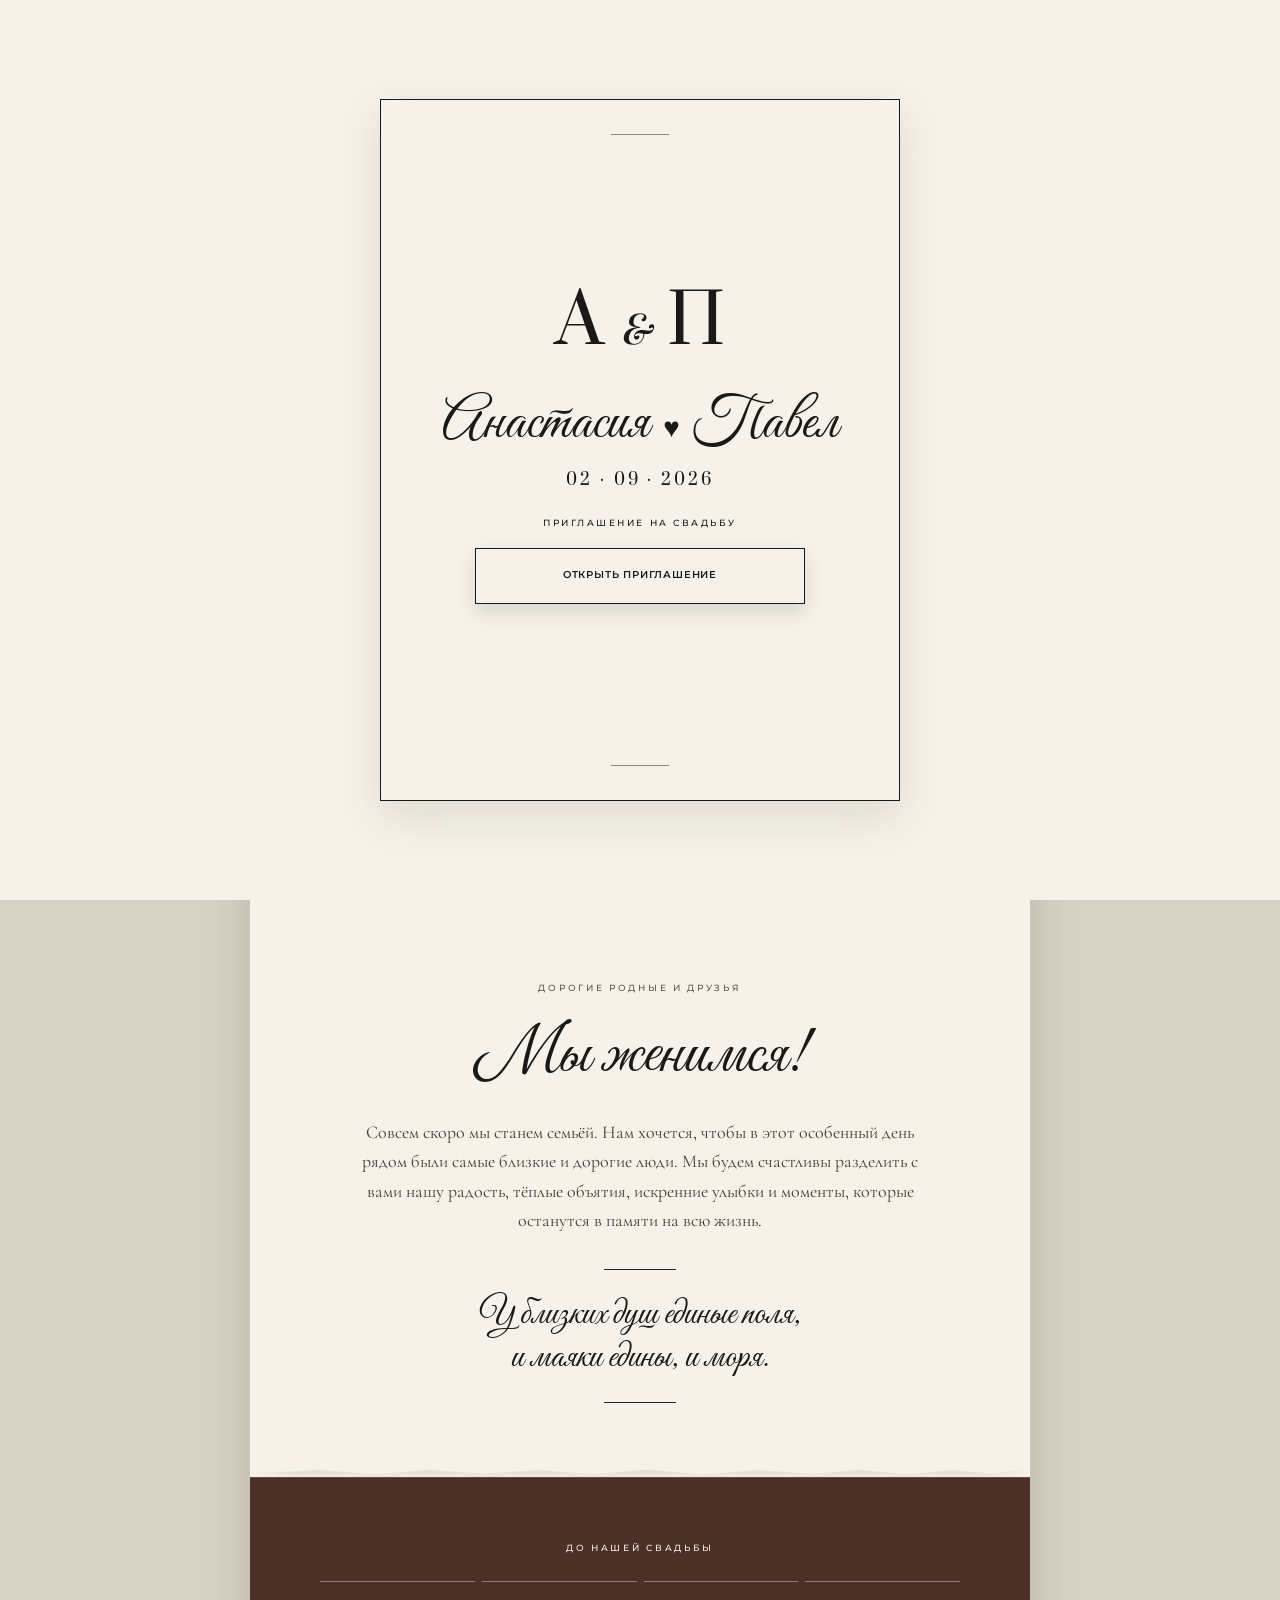
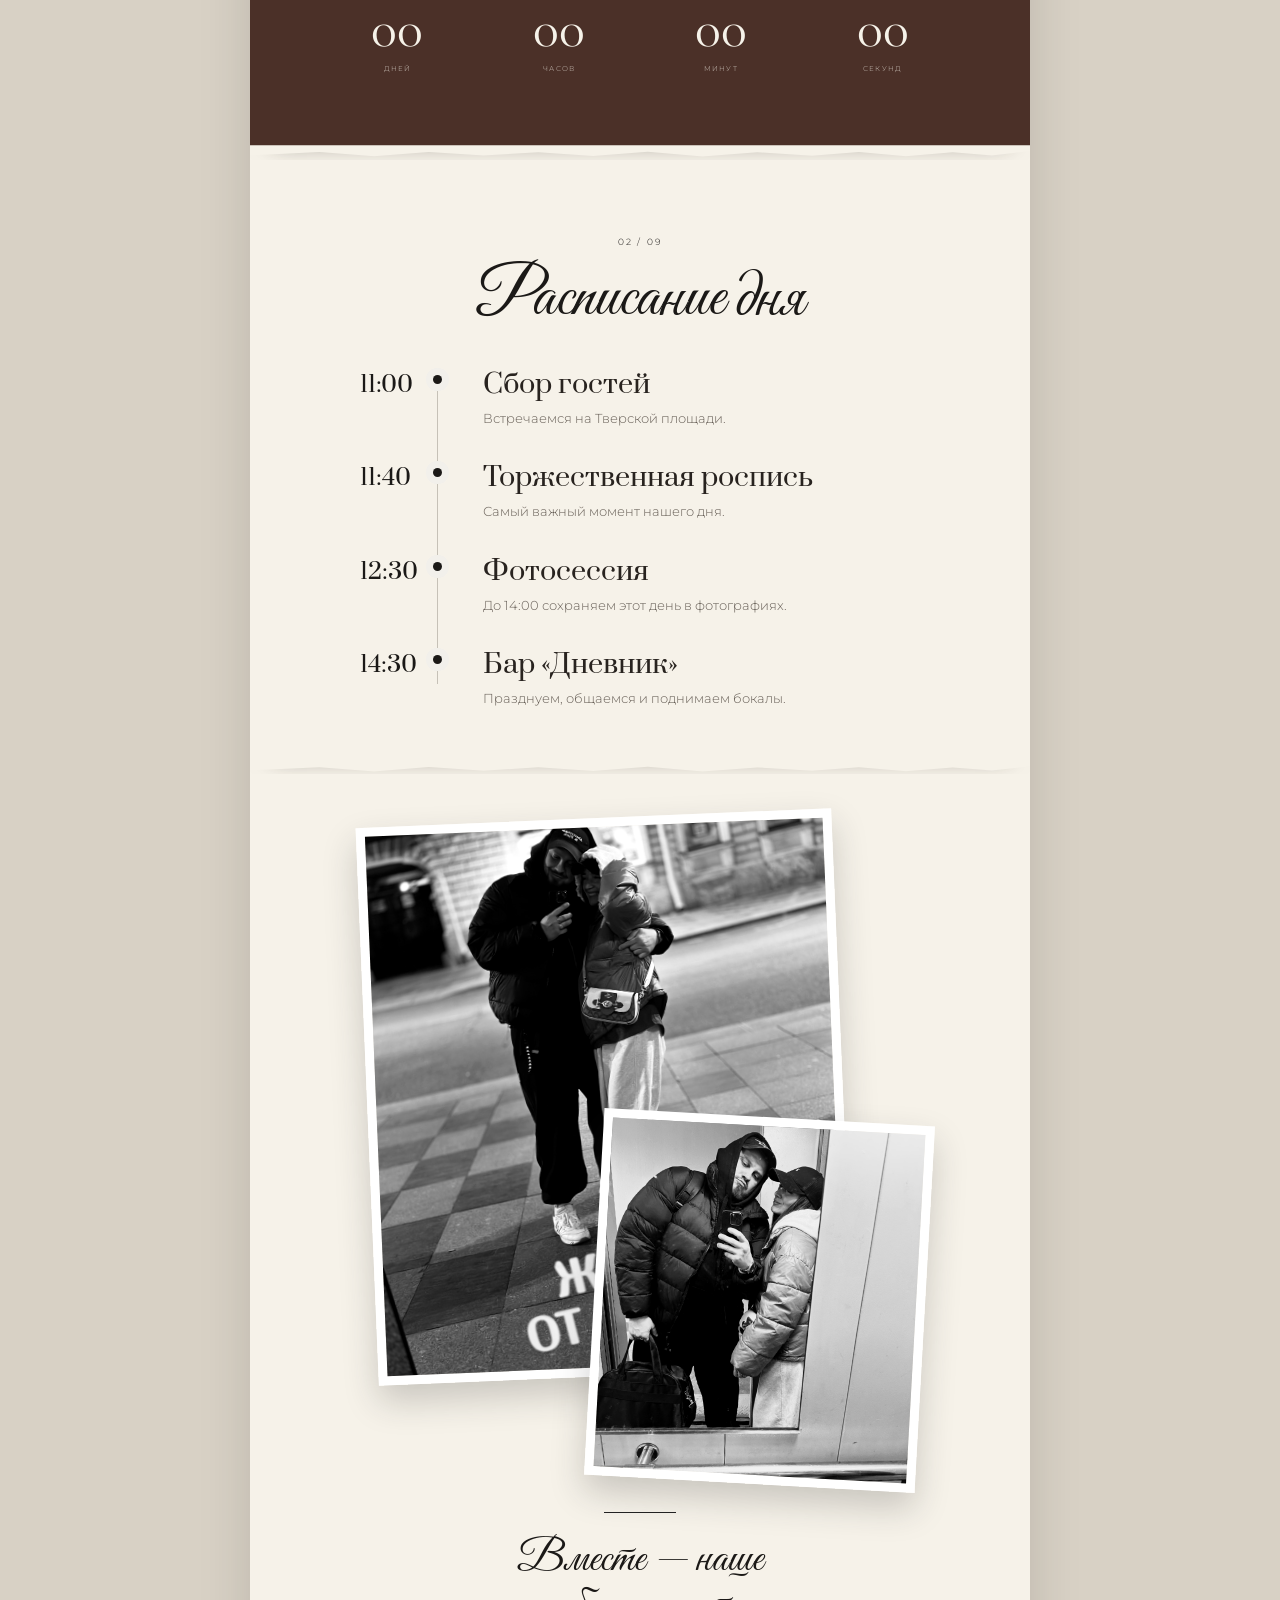
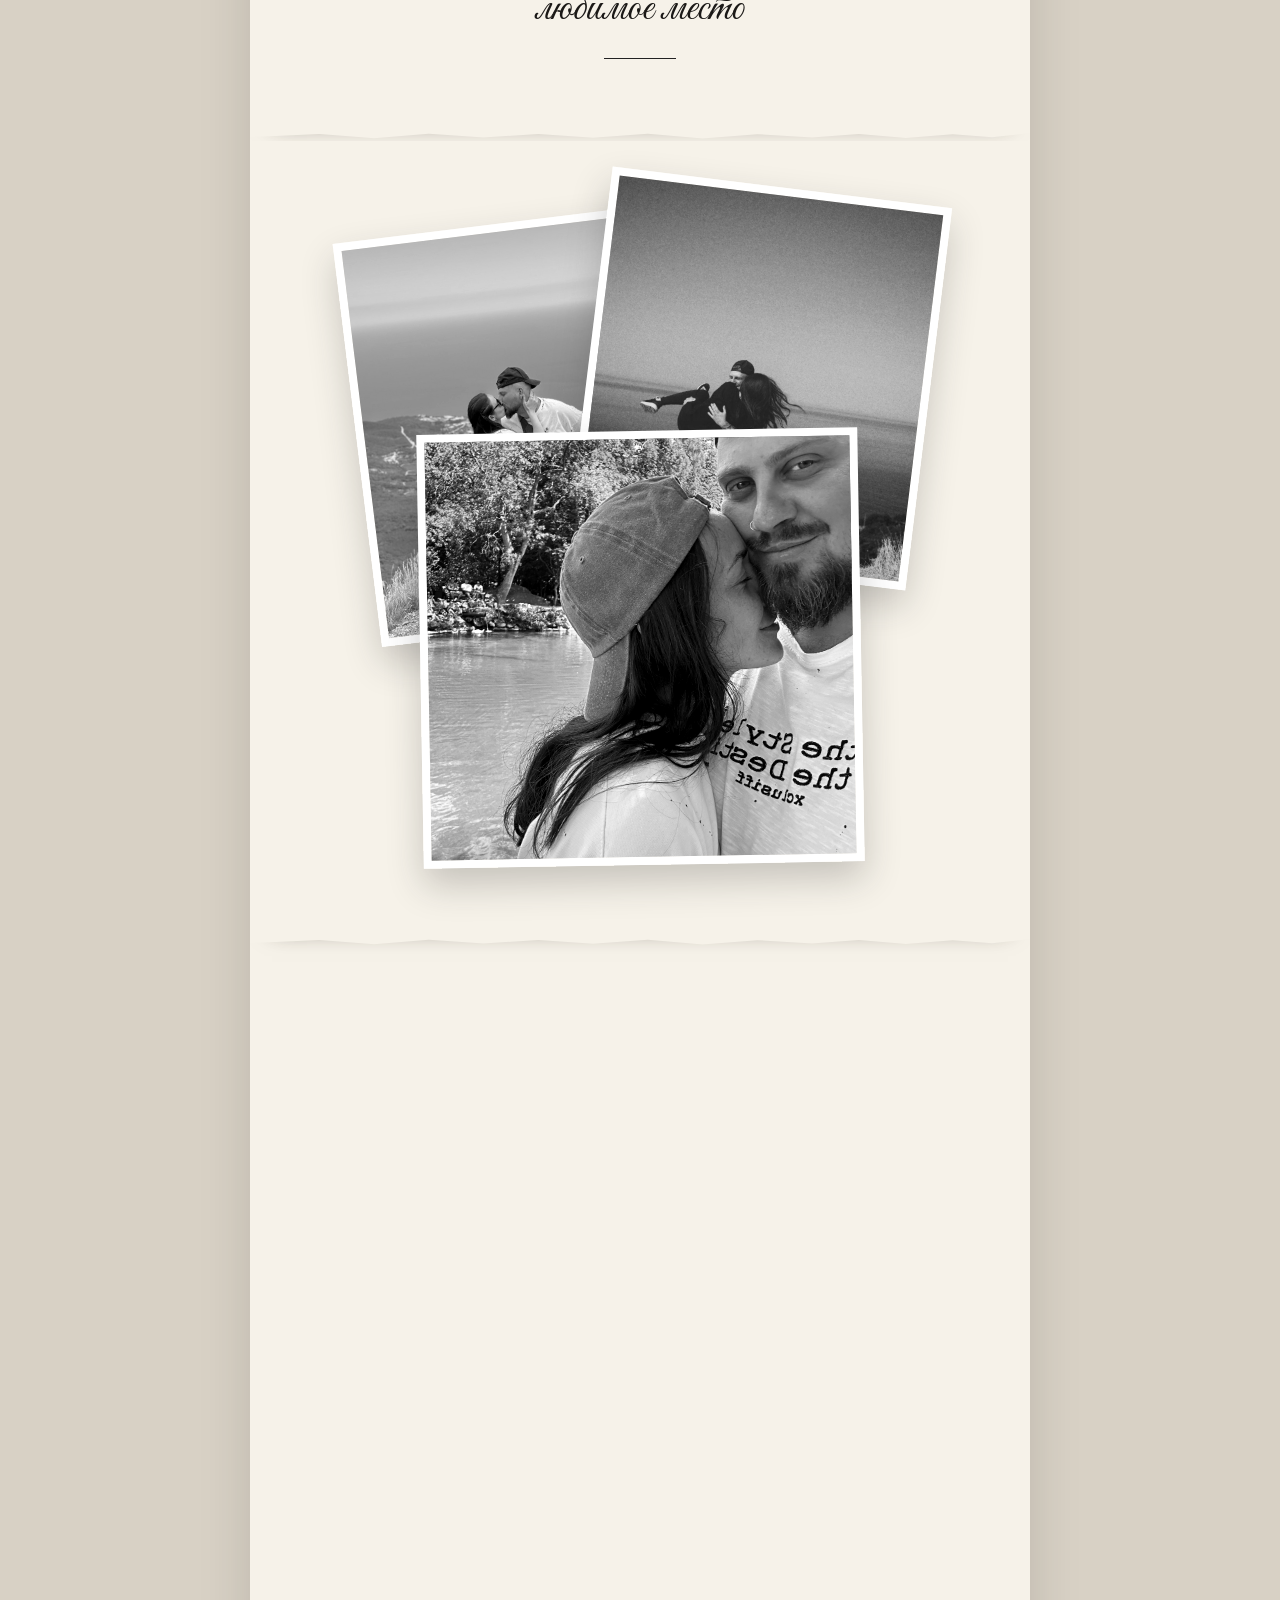
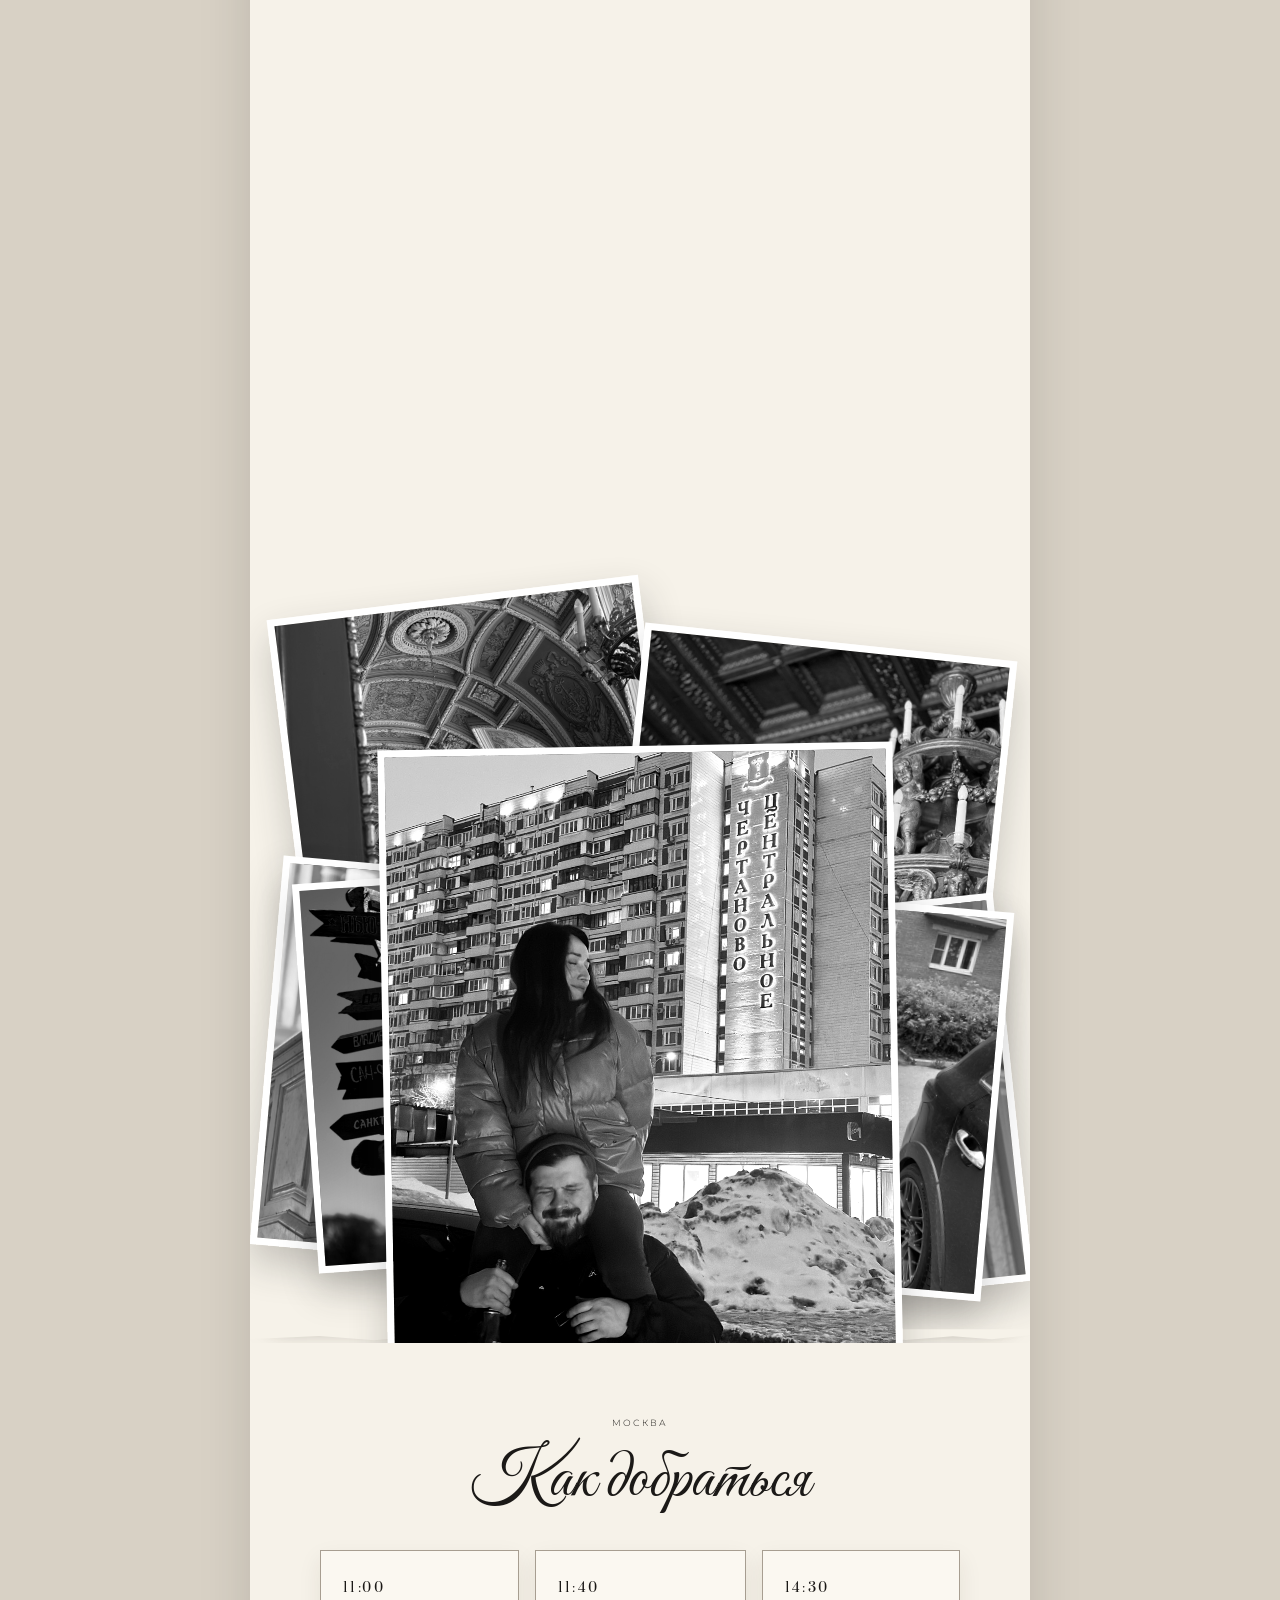
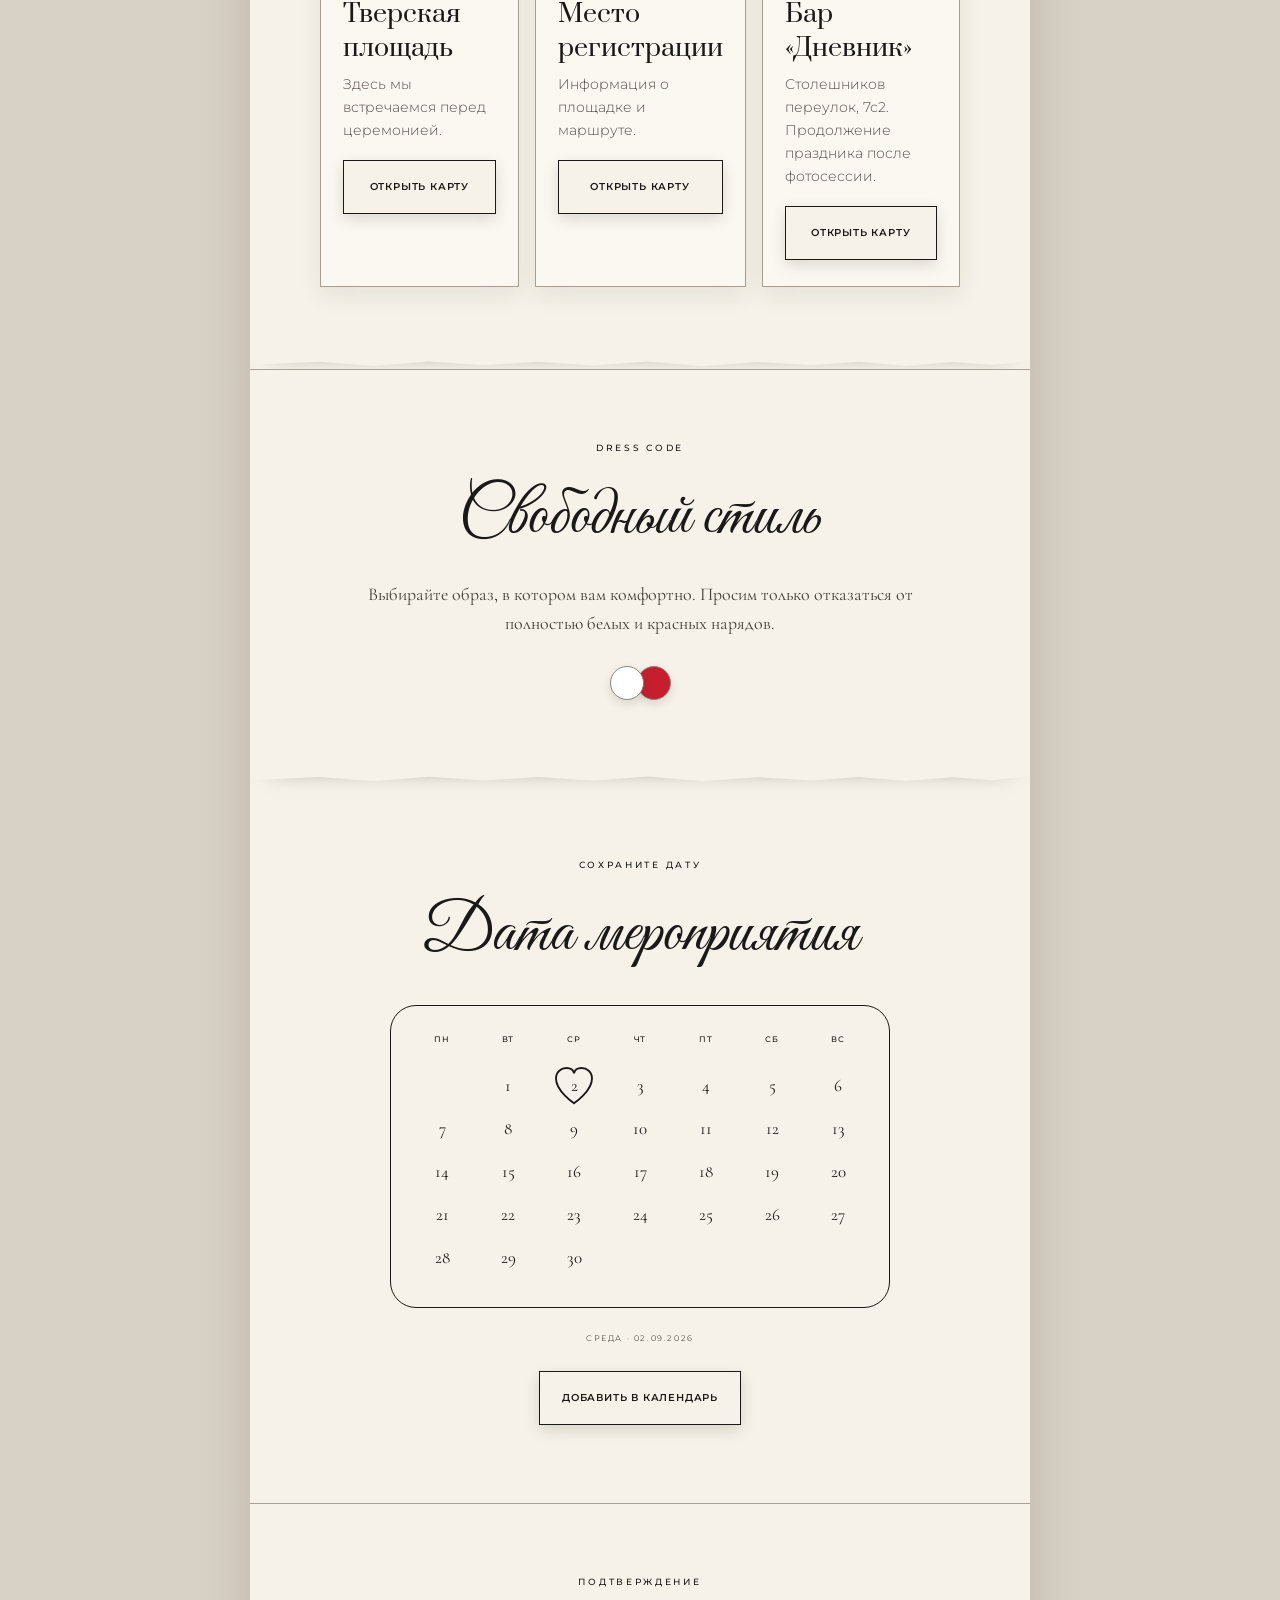
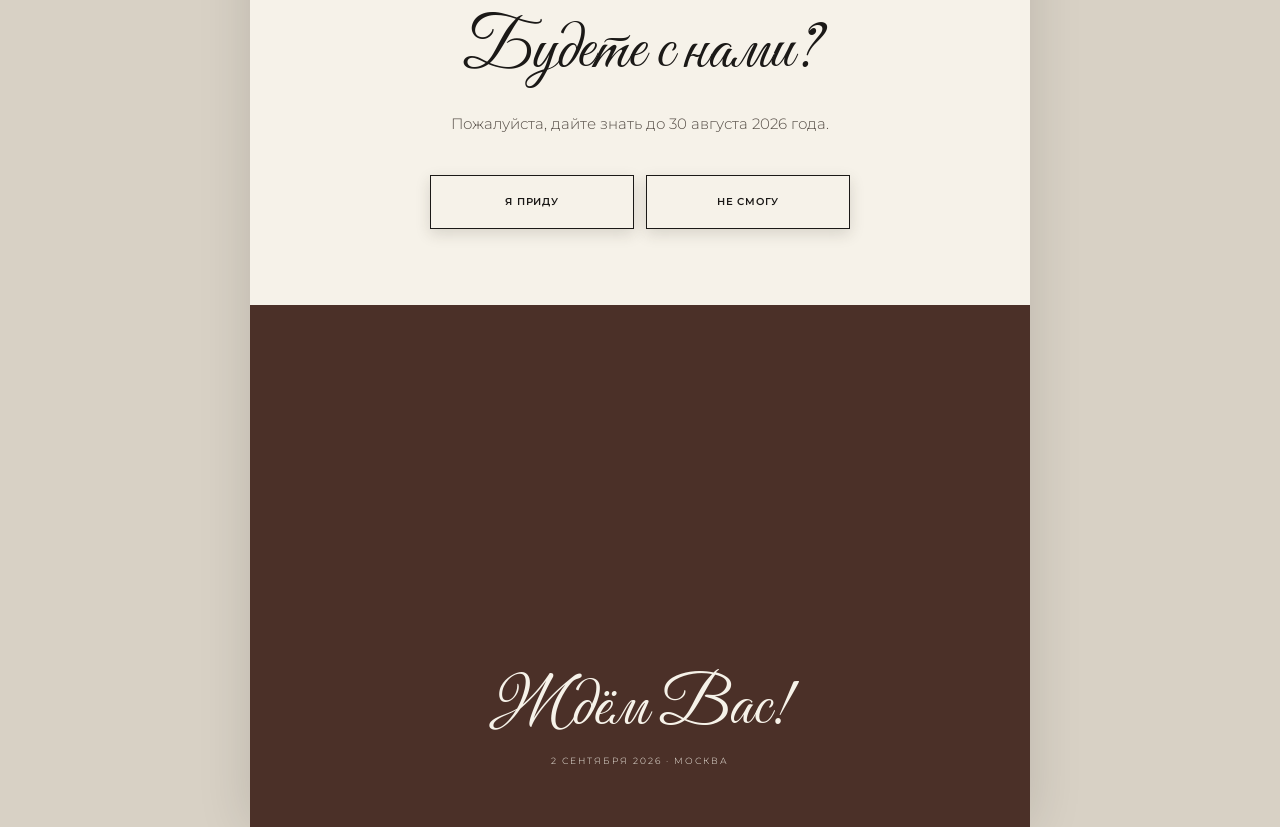
<file: index.html>
<!doctype html>
<html lang="ru">
<head>
  <meta charset="UTF-8"><meta name="viewport" content="width=device-width,initial-scale=1">
  <title>Анастасия & Павел — 02.09.2026</title>
  <meta name="description" content="Приглашение на свадьбу Анастасии и Павла — 2 сентября 2026">
  <meta property="og:title" content="Анастасия & Павел"><meta property="og:description" content="Мы женимся! 2 сентября 2026"><meta property="og:image" content="./assets/anastasia-pavel.jpg">
  <link rel="stylesheet" href="./styles.css"><link rel="stylesheet" href="./animations.css"><link rel="stylesheet" href="./extras.css"><link rel="stylesheet" href="./theme-a.css"><link rel="stylesheet" href="./design-variants.css?v=20260822-4"><link rel="stylesheet" href="./original-polish.css?v=20260822-4"><script type="module" src="./invitation.mjs?v=20260822-4"></script>
</head>
<body class="locked">
  <div class="welcome" data-welcome><div class="welcome-card"><span class="welcome-mark">А <i>&</i> П</span><p class="welcome-names">Анастасия <b>♥</b> Павел</p><time>02 · 09 · 2026</time><span class="welcome-line">Приглашение на свадьбу</span><button type="button" data-open-invitation>Открыть приглашение</button></div></div>
  <audio data-music src="./assets/wedding-song.mp3" loop preload="auto"></audio>
  <button class="music-toggle" type="button" data-music-toggle aria-label="Выключить музыку">Музыка</button>
  <main>
    <section class="hero" id="hero">
      <div class="hero-top"><small class="hero-kicker">Один день · одна история</small><span class="names script-names"><span>Анастасия</span><span><b>и</b> Павел</span></span></div>
      <div class="hero-photo" role="img" aria-label="Анастасия и Павел"></div>
      <div class="hero-date"><span>Москва</span><strong>02 · 09 · 2026</strong><span>Среда</span></div>
      <a class="scroll scroll-diamonds" href="#invitation" aria-label="Листать к приглашению"><i></i><i></i><i></i></a>
    </section>

    <section class="paper centered paper-cut" id="invitation" data-reveal>
      <p class="eyebrow">Дорогие родные и друзья</p><h1>Мы женимся!</h1>
      <p class="lead">Совсем скоро мы станем семьёй. Нам хочется, чтобы в этот особенный день рядом были самые близкие и дорогие люди. Мы будем счастливы разделить с вами нашу радость, тёплые объятия, искренние улыбки и моменты, которые останутся в памяти на всю жизнь.</p>
      <p class="quote">У близких душ единые поля,<br>и маяки едины, и моря.</p>
    </section>

    <section class="ink centered countdown-section paper-cut" data-reveal>
      <p class="eyebrow">До нашей свадьбы</p><div class="countdown" data-countdown aria-live="polite">
        <div><strong data-days>00</strong><span>дней</span></div><div><strong data-hours>00</strong><span>часов</span></div><div><strong data-minutes>00</strong><span>минут</span></div><div><strong data-seconds>00</strong><span>секунд</span></div>
      </div>
    </section>

    <section class="paper paper-cut" id="schedule" data-reveal><div class="section-head"><span>02 / 09</span><h2>Расписание дня</h2></div>
      <div class="timeline" data-timeline>
        <article data-timeline-item><time>11:00</time><div><h3>Сбор гостей</h3><p>Встречаемся на Тверской площади.</p></div></article>
        <article data-timeline-item><time>11:40</time><div><h3>Торжественная роспись</h3><p>Самый важный момент нашего дня.</p></div></article>
        <article data-timeline-item><time>12:30</time><div><h3>Фотосессия</h3><p>До 14:00 сохраняем этот день в фотографиях.</p></div></article>
        <article data-timeline-item><time>14:30</time><div><h3>Бар «Дневник»</h3><p>Празднуем, общаемся и поднимаем бокалы.</p></div></article>
      </div>
    </section>

    <section class="paper photo-stack-section paper-cut" aria-label="Наша история" data-reveal>
      <div class="photo-stack">
        <img class="photo-stack-card photo-stack-large" src="./assets/new-photo-08.jpg" alt="Анастасия и Павел вместе" loading="lazy">
        <img class="photo-stack-card photo-stack-small" src="./assets/new-photo-09.jpg" alt="Анастасия и Павел в путешествии" loading="lazy">
      </div>
      <p class="story-script">Вместе — наше любимое место</p>
    </section>

    <section class="paper triple-stack-section paper-cut" aria-label="Ещё три счастливых момента" data-reveal>
      <div class="triple-stack">
        <img class="triple-stack-card triple-stack-left" src="./assets/story-kiss.jpg" alt="Анастасия и Павел у моря" loading="lazy">
        <img class="triple-stack-card triple-stack-right" src="./assets/story-lift.jpg" alt="Анастасия и Павел вместе" loading="lazy">
        <img class="triple-stack-card triple-stack-main" src="./assets/story-closeup.jpg" alt="Счастливый момент Анастасии и Павла" loading="lazy">
      </div>
    </section>

    <section class="paper details paper-cut" data-reveal>
      <div class="details-heading"><p class="eyebrow">Обратите внимание</p><h2>Важные детали</h2></div>
      <article data-card-reveal><span>01</span><h2>Меню</h2><p>Вас ждут фермерские сыры и мясные деликатесы, фрукты и ягоды, разнообразные закуски и овощи, салаты и горячие закуски. На горячее можно будет выбрать мясо, рыбу, пасту или овощное блюдо. В баре — вино, крепкие напитки, коктейли, лимонады, чай и кофе.</p><p>Пожалуйста, заранее сообщите нам о пищевых предпочтениях, аллергиях или диетических ограничениях.</p></article>
      <article data-card-reveal><span>02</span><h2 class="gifts-title">Пожелания по подаркам</h2><p>Ваше присутствие в день нашей свадьбы — самый значимый подарок для нас!</p><p>Мы понимаем, что дарить цветы на свадьбу — это традиция, но мы не сможем насладиться их красотой в полной мере. Будем рады денежному подарку, так как его проще донести до дома.</p></article>
      <article data-card-reveal><span>03</span><h2>Примечание</h2><p>Будем благодарны, если вы воздержитесь от криков «Горько» на празднике, ведь поцелуй — это знак выражения чувств, он не может быть по заказу.</p><p>Торт продавать не будем, деньги «на мальчика или девочку» собирать тоже не планируем. Конкурсов «Карандаш» и «Шарик» не будет. И выкупать невесту мы не станем — она бесценна!</p></article>
    </section>

    <section class="paper memory-gallery paper-cut" aria-label="Фотографии Анастасии и Павла" data-reveal>
      <img class="memory-card memory-card-one" src="./assets/new-photo-02.jpg" alt="Интерьер дворца" loading="lazy">
      <img class="memory-card memory-card-two" src="./assets/new-photo-03.jpg" alt="Старинная люстра" loading="lazy">
      <img class="memory-card memory-card-three" src="./assets/new-photo-04.jpg" alt="Анастасия во дворце" loading="lazy">
      <img class="memory-card memory-card-four" src="./assets/new-photo-05.jpg" alt="Парадная лестница" loading="lazy">
      <img class="memory-card memory-card-five" src="./assets/new-photo-06.jpg" alt="Указатель путешествий" loading="lazy">
      <img class="memory-card memory-card-six" src="./assets/new-photo-01.jpg" alt="Анастасия с рюкзаком-овечкой" loading="lazy">
      <img class="memory-main" src="./assets/new-photo-10.jpg" alt="Анастасия и Павел зимой" loading="lazy">
    </section>

    <section class="paper paper-cut" id="locations" data-reveal><div class="section-head"><span>Москва</span><h2>Как добраться</h2></div>
      <div class="places">
        <article data-card-reveal><small>11:00</small><h3>Тверская площадь</h3><p>Здесь мы встречаемся перед церемонией.</p><a class="map-button" href="https://yandex.ru/maps/-/CTsgBENo" target="_blank" rel="noreferrer">Открыть карту</a></article>
        <article data-card-reveal><small>11:40</small><h3>Место регистрации</h3><p>Информация о площадке и маршруте.</p><a class="map-button" href="https://www.mos.ru/pgu2/wedding/hall/97700011_2_014" target="_blank" rel="noreferrer">Открыть карту</a></article>
        <article data-card-reveal><small>14:30</small><h3>Бар «Дневник»</h3><p>Столешников переулок, 7с2. Продолжение праздника после фотосессии.</p><a class="map-button" href="https://yandex.ru/maps/org/dnevnik/169389306628/" target="_blank" rel="noreferrer">Открыть карту</a></article>
      </div>
    </section>

    <section class="ink centered paper-cut" id="dress-code" data-reveal><p class="eyebrow">Dress code</p><h2>Свободный стиль</h2><p class="lead">Выбирайте образ, в котором вам комфортно. Просим только отказаться от полностью белых и красных нарядов.</p><div class="swatches forbidden-colors" aria-label="Не рекомендуемые цвета: белый и красный"><i title="Белый"></i><i title="Красный"></i></div></section>

    <section class="calendar-section" data-reveal><p class="eyebrow">Сохраните дату</p><h2>Дата мероприятия</h2><div class="calendar"><div class="week"><b>ПН</b><b>ВТ</b><b>СР</b><b>ЧТ</b><b>ПТ</b><b>СБ</b><b>ВС</b></div><div class="days"><i></i><span>1</span><span class="wedding-day">2<svg viewBox="0 0 64 64" aria-hidden="true"><path d="M32 55S8 39 8 22c0-9 7-14 14-14 5 0 9 2 10 7 1-5 5-7 10-7 7 0 14 5 14 14 0 17-24 33-24 33Z"/></svg></span><span>3</span><span>4</span><span>5</span><span>6</span><span>7</span><span>8</span><span>9</span><span>10</span><span>11</span><span>12</span><span>13</span><span>14</span><span>15</span><span>16</span><span>17</span><span>18</span><span>19</span><span>20</span><span>21</span><span>22</span><span>23</span><span>24</span><span>25</span><span>26</span><span>27</span><span>28</span><span>29</span><span>30</span></div></div><p class="calendar-caption">среда · 02.09.2026</p><div class="calendar-actions"><button class="calendar-button" type="button" data-add-calendar>Добавить в календарь</button></div></section>

    <section class="paper centered" id="rsvp" data-reveal><p class="eyebrow">Подтверждение</p><h2>Будете с нами?</h2><p>Пожалуйста, дайте знать до 30 августа 2026 года.</p>
      <div class="rsvp-actions" data-rsvp-choices><a class="button dark" href="https://t.me/+ieyOMxZtKNQ3ZDNi" target="_blank" rel="noreferrer">Я приду</a><button class="button light" type="button" data-decline>Не смогу</button></div>
      <div class="decline" data-decline-panel hidden tabindex="-1"><div class="decline-video"><video src="./assets/nikakogo-prazdnika.mp4" data-decline-video playsinline preload="auto"></video></div><span>А & П</span><h3>Нам очень жаль, что вы не сможете быть с нами</h3><p>Обнимаем и будем вспоминать вас в этот день.</p></div>
    </section>

    <section class="closing" id="closing"><div><h2 class="script-title">Ждём Вас!</h2><p>2 сентября 2026 · Москва</p></div></section>
  </main>
</body></html>
</file>
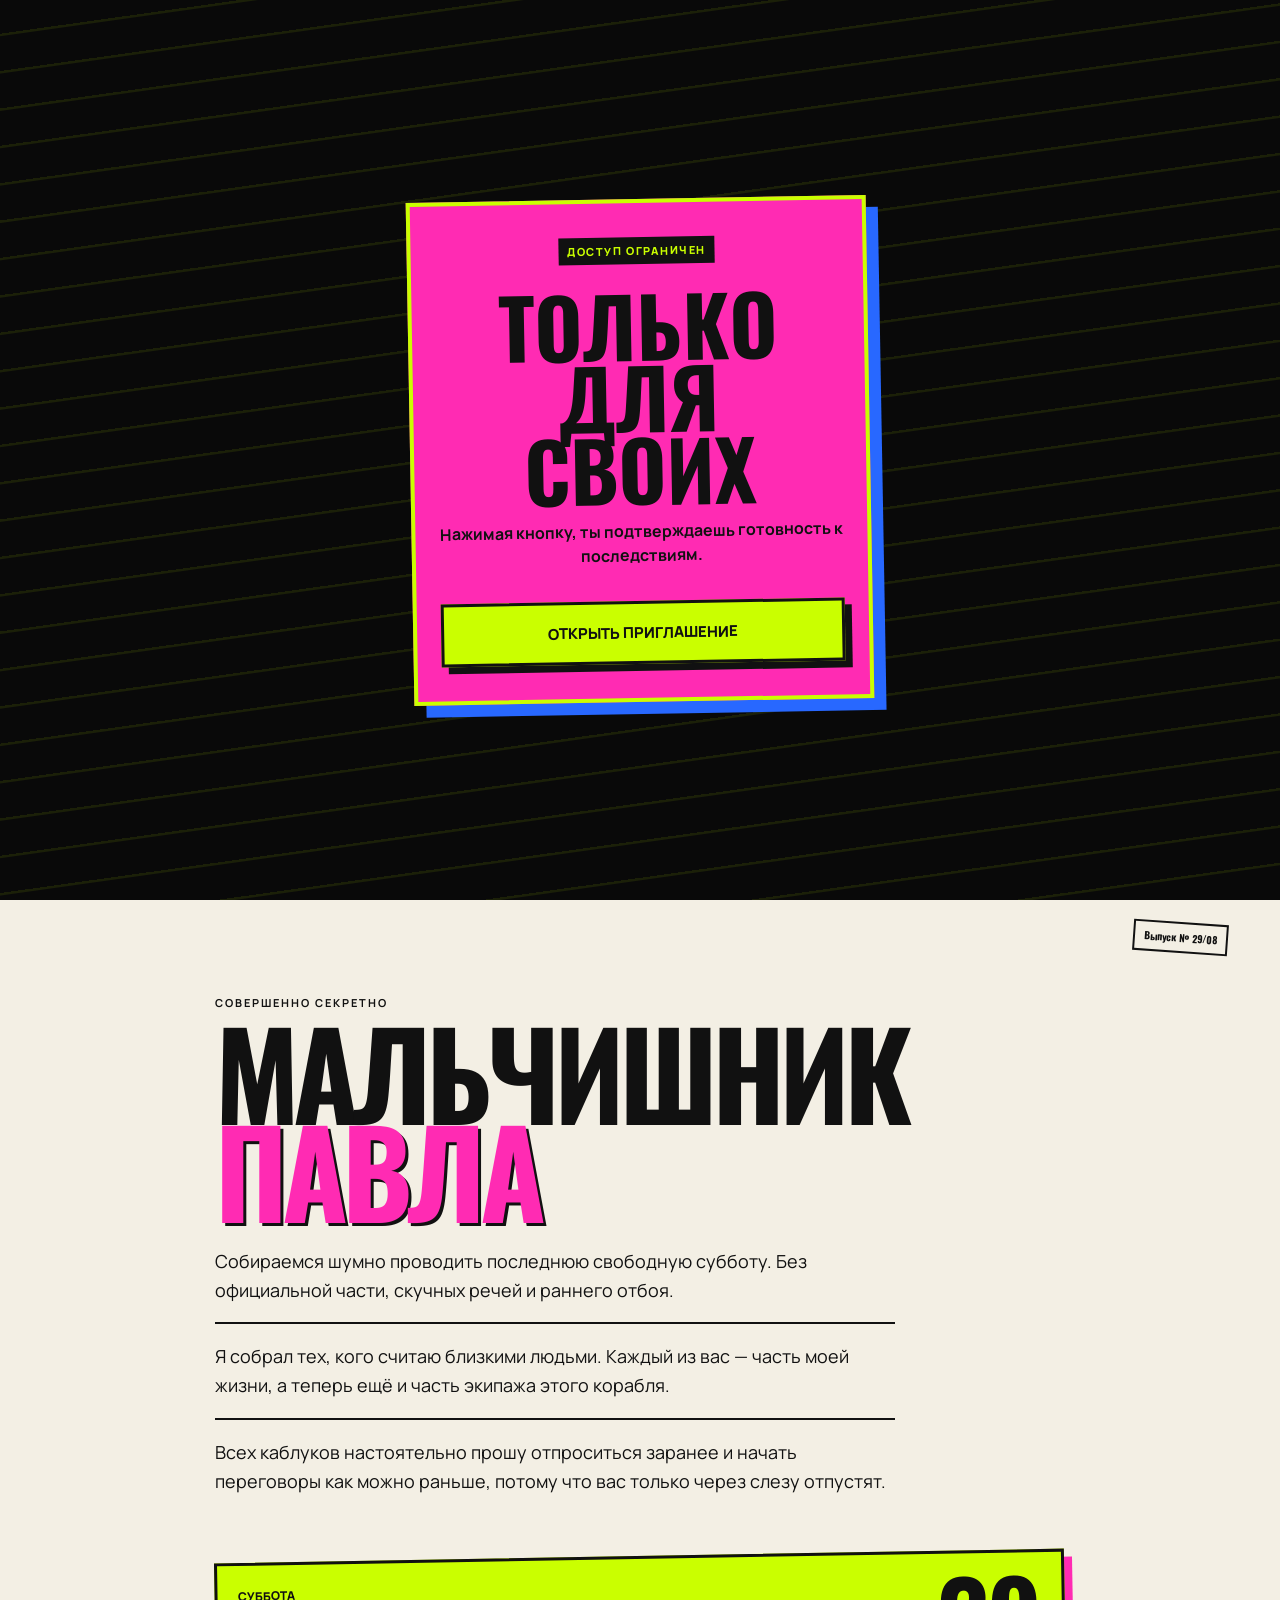
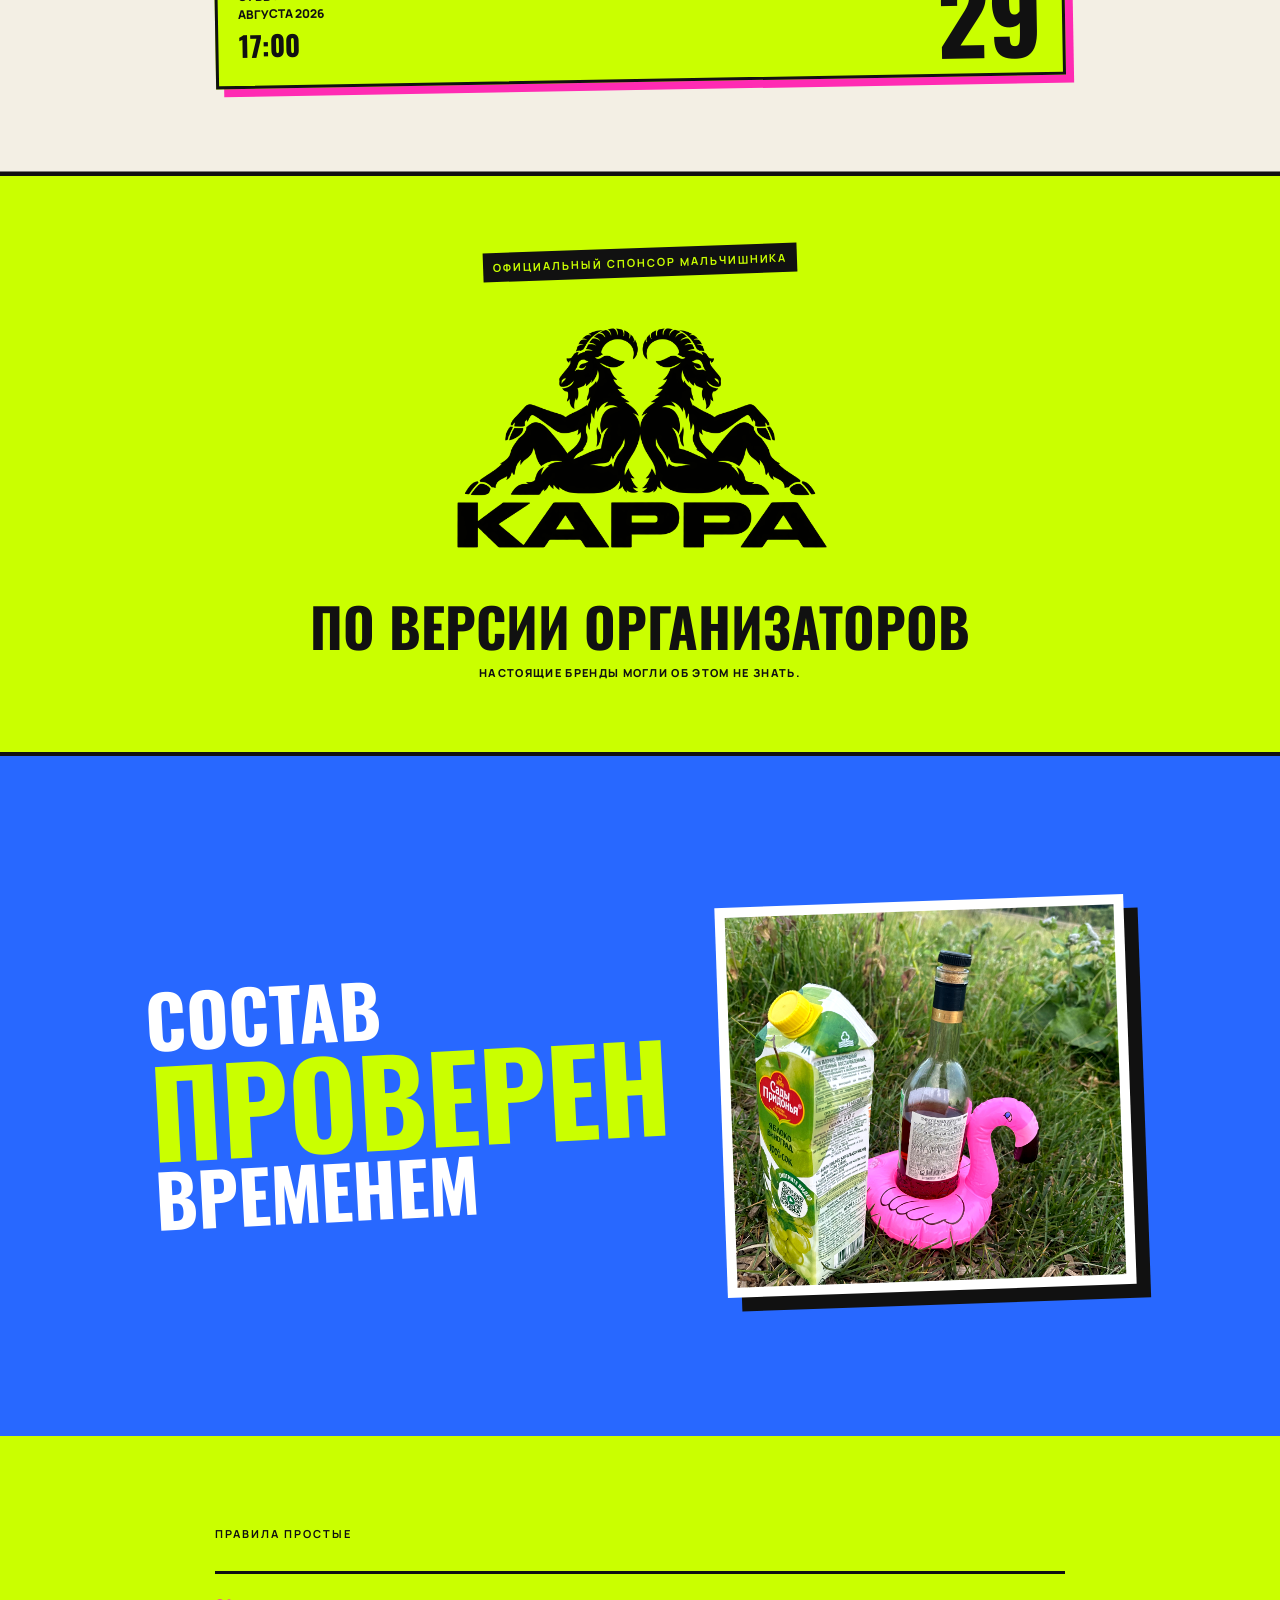
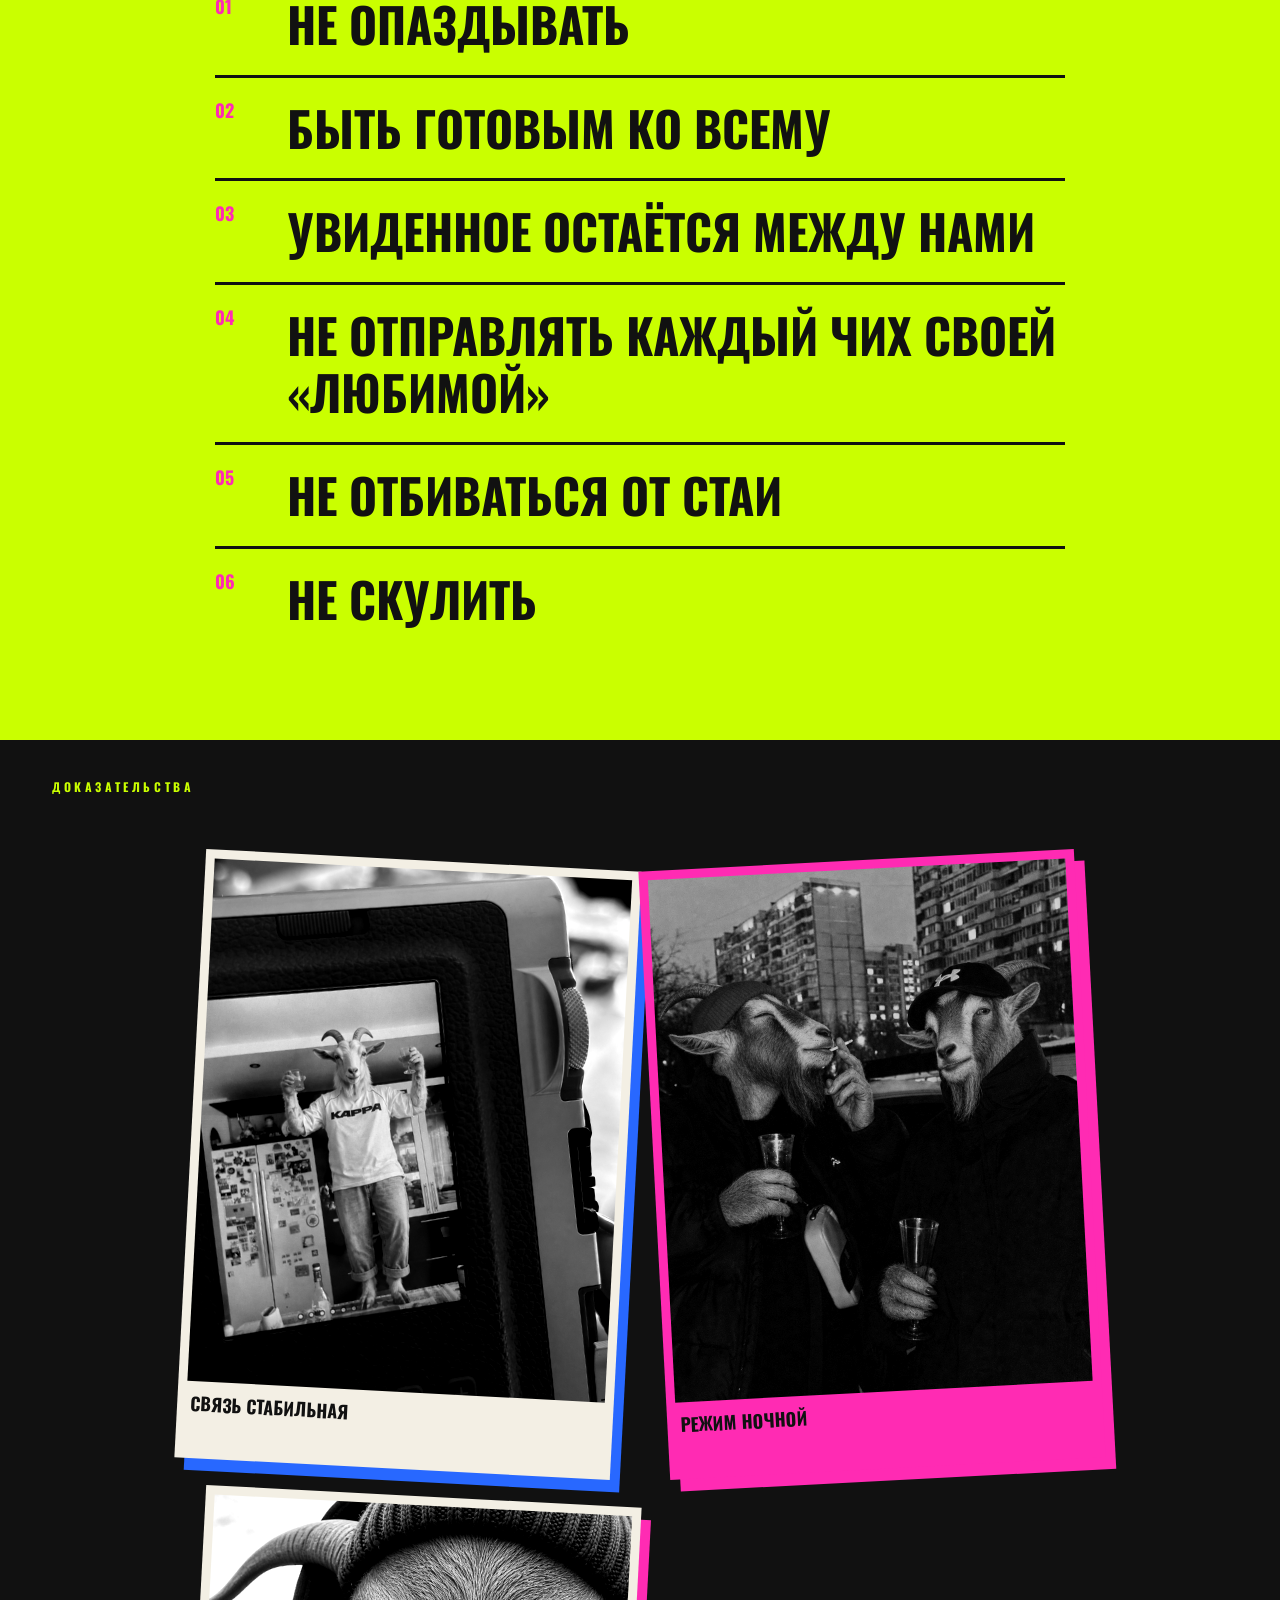
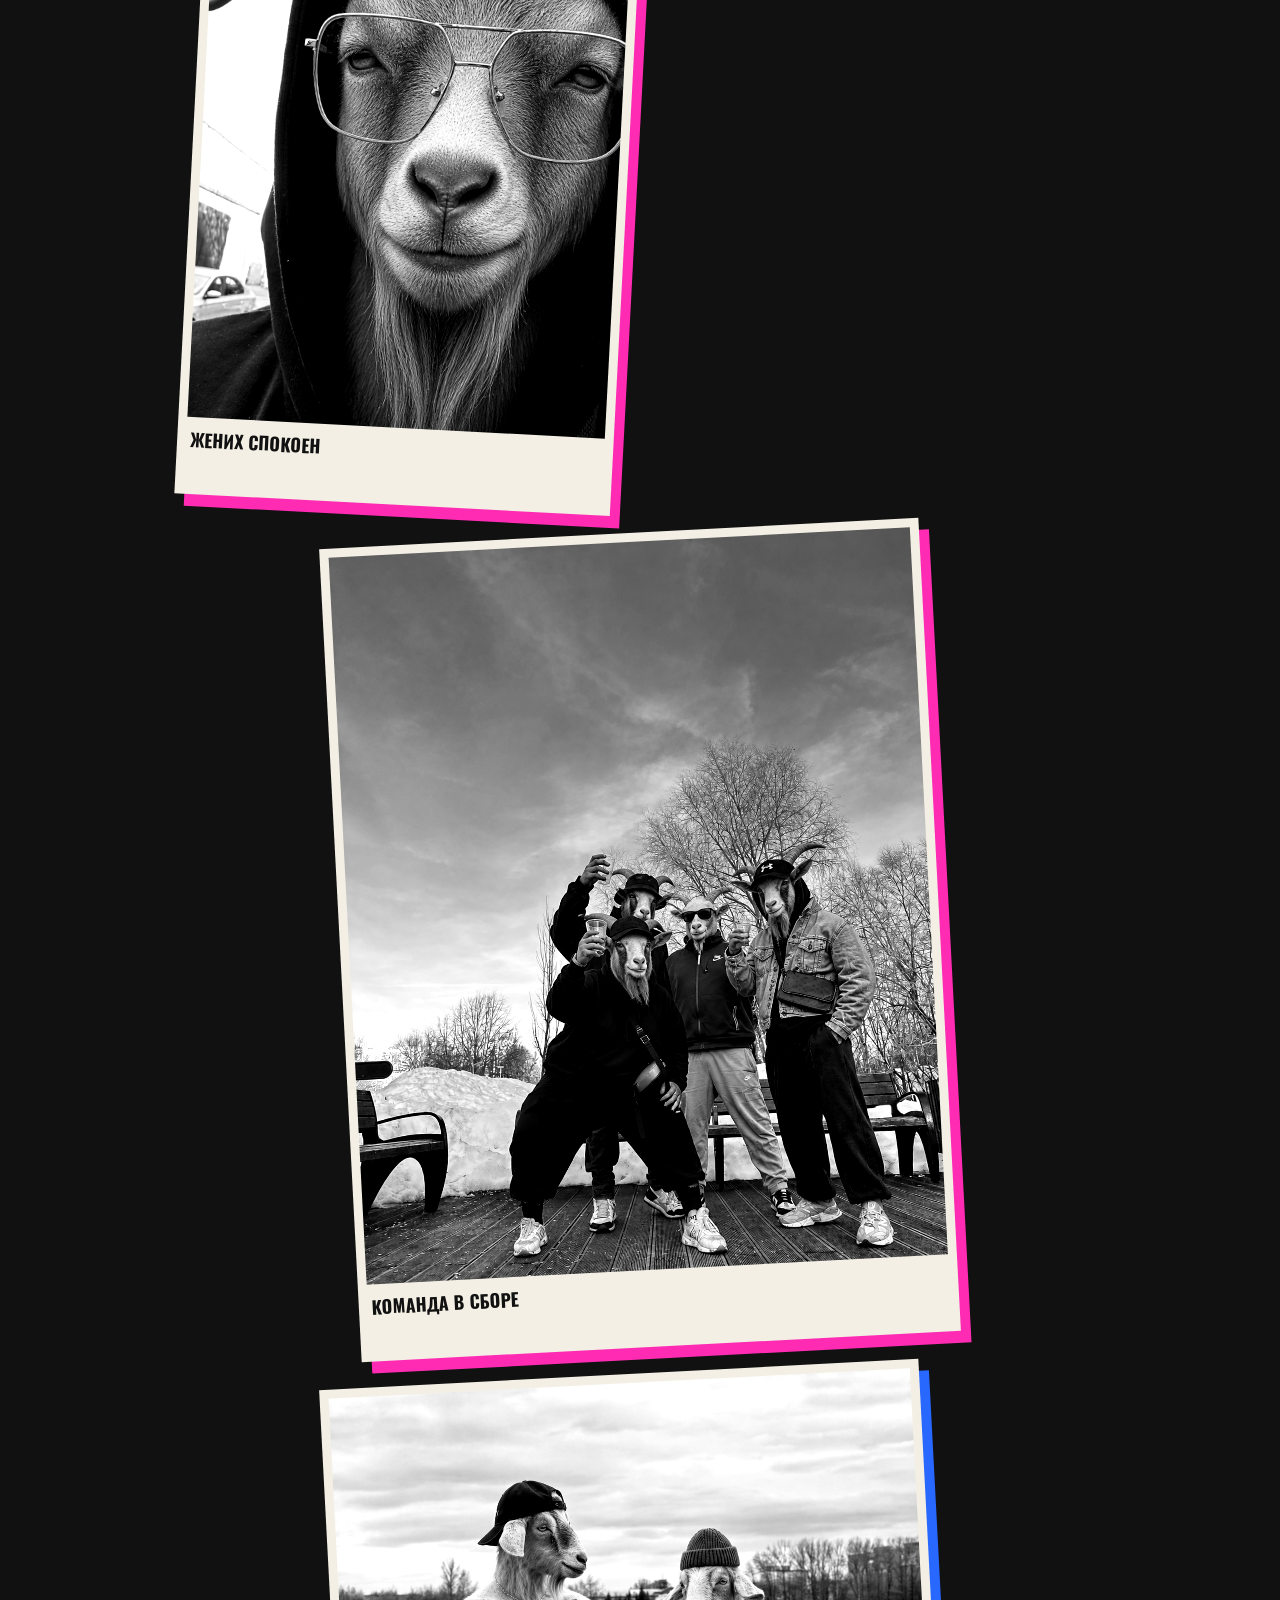
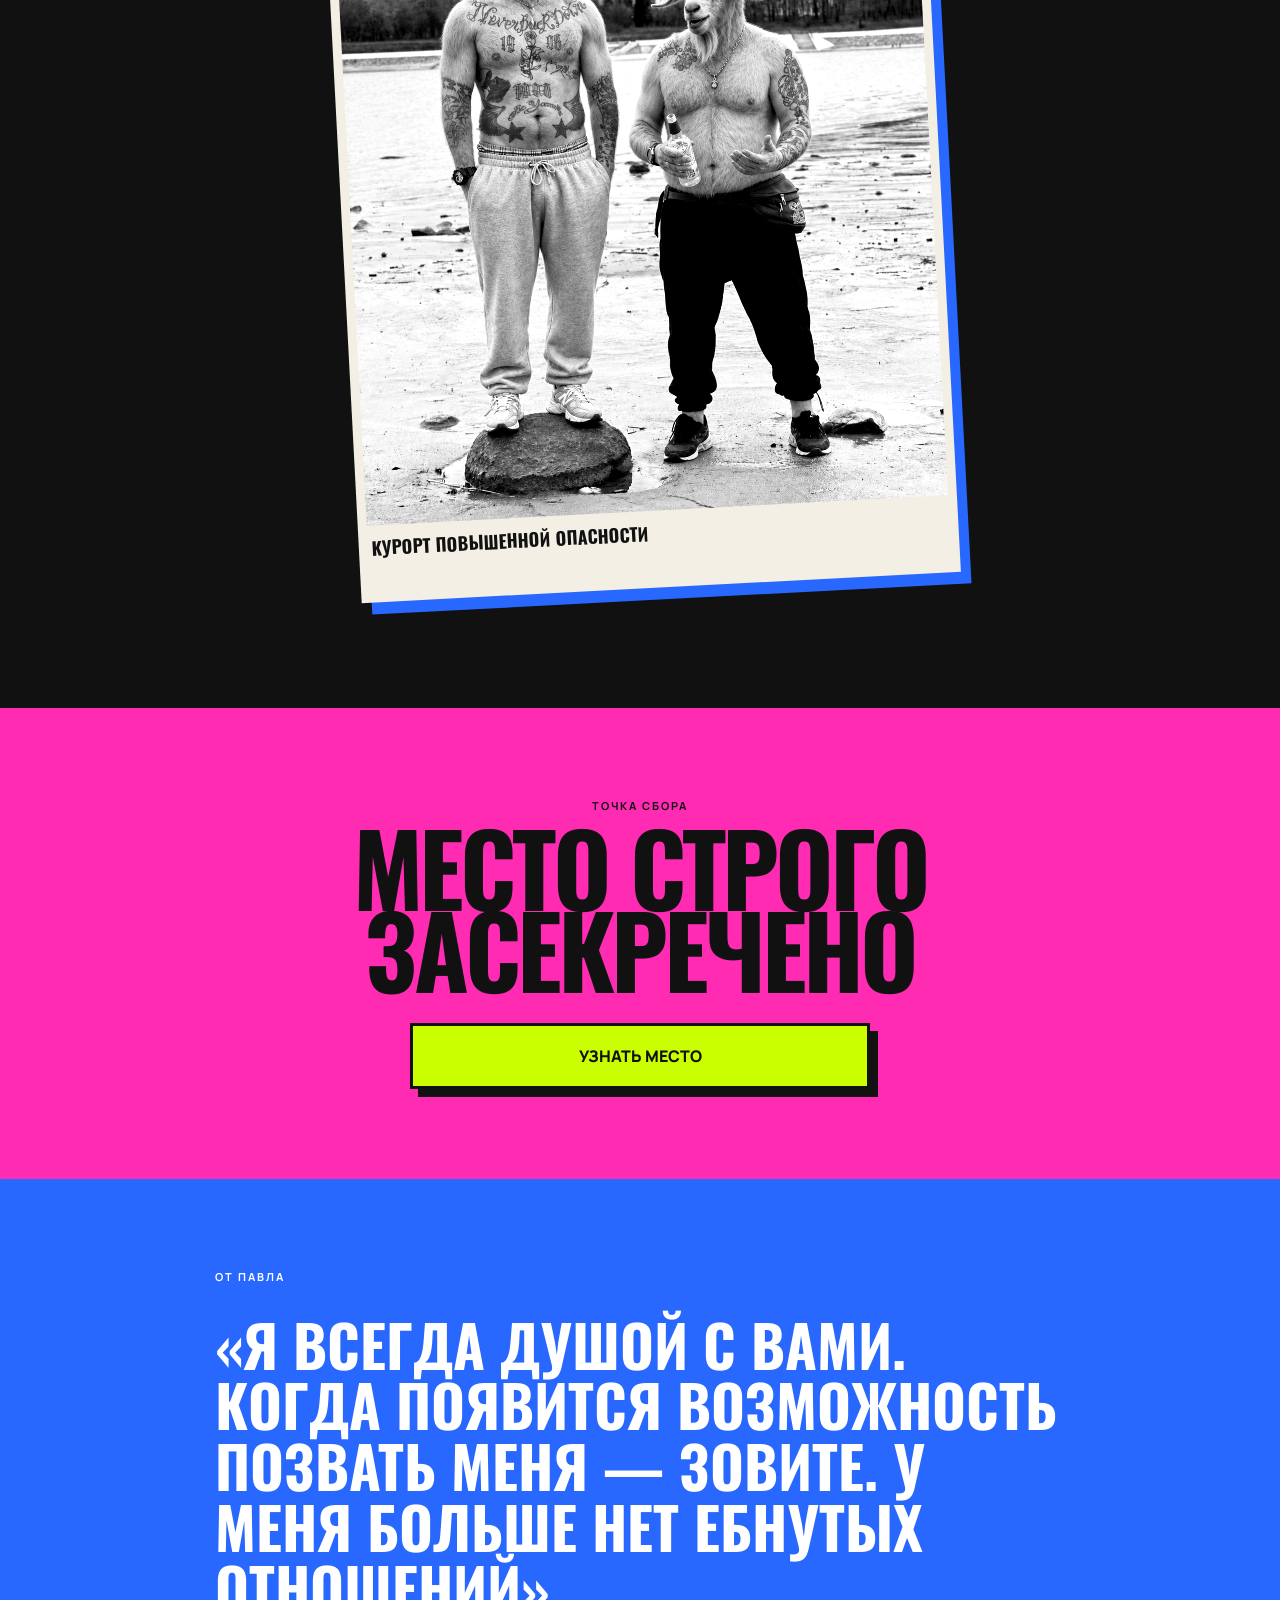
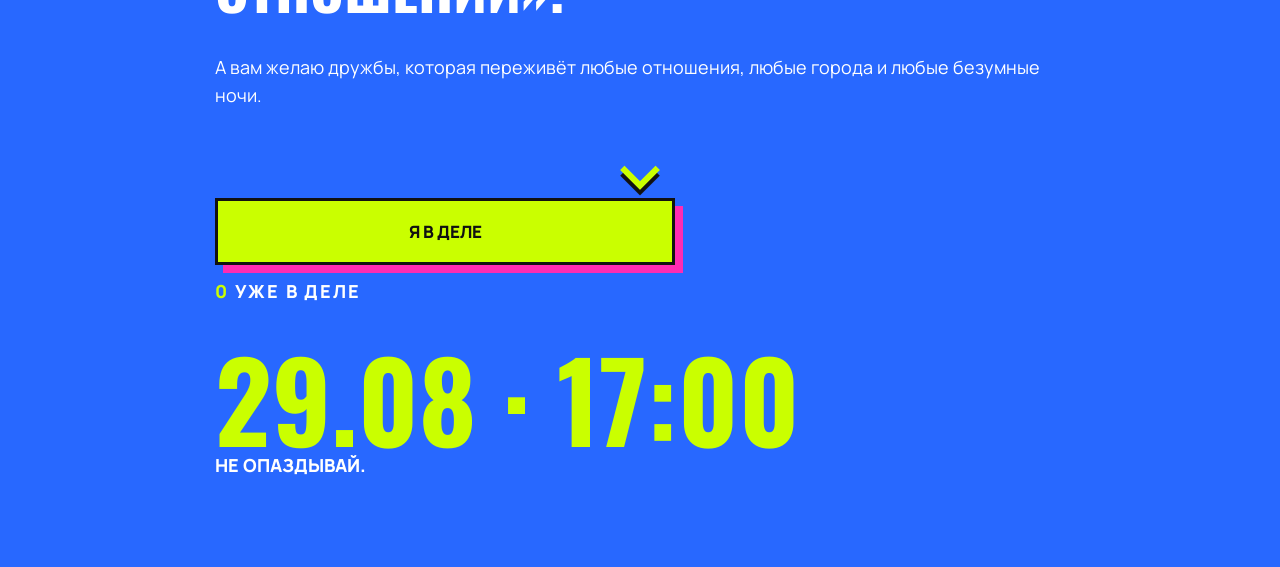
<file: bachelor/index.html>
<!doctype html>
<html lang="ru">
<head>
  <meta charset="utf-8">
  <meta name="viewport" content="width=device-width,initial-scale=1,viewport-fit=cover">
  <meta name="theme-color" content="#0b0b0b">
  <meta name="description" content="Приглашение на мальчишник Павла — 29 августа 2026">
  <title>Мальчишник Павла</title>
  <link rel="preconnect" href="https://fonts.googleapis.com">
  <link rel="preconnect" href="https://fonts.gstatic.com" crossorigin>
  <link href="https://fonts.googleapis.com/css2?family=Manrope:wght@400;600;800&family=Oswald:wght@500;700&display=swap" rel="stylesheet">
  <link rel="stylesheet" href="./styles.css">
</head>
<body>
  <div class="entry-gate" data-entry-gate>
    <div class="entry-gate-inner">
      <span>Доступ ограничен</span>
      <strong>Только для своих</strong>
      <p>Нажимая кнопку, ты подтверждаешь готовность к последствиям.</p>
      <button type="button" data-entry-button>Открыть приглашение</button>
    </div>
  </div>
  <div class="grain" aria-hidden="true"></div>
  <audio data-party-music src="./assets/club-foot.mp3" preload="metadata" loop></audio>
  <button class="music-button" type="button" data-music-button aria-label="Включить музыку">Музыка</button>
  <header class="hero">
    <img class="hero-photo" src="./assets/hero-goat.png" alt="Илья в образе козла с золотой цепью" fetchpriority="high">
    <div class="hero-shade"></div>
    <p class="warning-tape">PRIVATE PARTY · PRIVATE PARTY · PRIVATE PARTY</p>
    <div class="hero-copy">
      <p class="stamp">18+ / ACCESS RESTRICTED</p>
      <h1 aria-label="BOYS ONLY"><span>BOYS</span><span class="acid">ONLY</span></h1>
      <p class="no-women">NO WOMEN. DON’T LOOK.</p>
      <a class="scroll-cue" href="#invite">Листай вниз</a>
    </div>
  </header>

  <main>
    <section class="invite reveal" id="invite">
      <div class="issue">Выпуск № 29/08</div>
      <p class="eyebrow">Совершенно секретно</p>
      <h2>Мальчишник<br><span>Павла</span></h2>
      <div class="invite-copy">
        <p>Собираемся шумно проводить последнюю свободную субботу. Без официальной части, скучных речей и раннего отбоя.</p>
        <p>Я собрал тех, кого считаю близкими людьми. Каждый из вас — часть моей жизни, а теперь ещё и часть экипажа этого корабля.</p>
        <p>Всех каблуков настоятельно прошу отпроситься заранее и начать переговоры как можно раньше, потому что вас только через слезу отпустят.</p>
      </div>
      <div class="date-card">
        <span>Суббота</span><strong>29</strong><span>августа 2026</span><b>17:00</b>
      </div>
    </section>

    <section class="sponsor reveal" aria-label="Шуточный спонсор"><p class="eyebrow">Официальный спонсор мальчишника</p><img src="./assets/kappa-goats.png" alt="Два козла — шуточная эмблема Kappa"><strong>по версии организаторов</strong><span>Настоящие бренды могли об этом не знать.</span></section>

    <section class="kinetic reveal" aria-label="Фотомонтаж">
      <div class="kinetic-copy"><span>Состав</span><strong>проверен</strong><span>временем</span></div>
      <div class="filmstrip" data-filmstrip>
        <figure class="frame is-active"><img src="./assets/goat-photo-02.png" alt="Снимки друзей в образе козлов"></figure>
        <figure class="frame"><img src="./assets/party-photo-03.jpg" alt="Походный набор"></figure>
        <figure class="frame"><img src="./assets/goat-photo-04.png" alt="Козёл ремонтирует машину"></figure>
        <figure class="frame"><img src="./assets/goat-bar.png" alt="Два козла в баре"></figure>
        <figure class="frame"><img src="./assets/goat-night.png" alt="Козёл на ночной террасе"></figure>
        <figure class="frame"><img src="./assets/goat-astronaut.png" alt="Козёл рядом с космонавтом"></figure>
        <figure class="frame"><img src="./assets/goat-store.png" alt="Козёл возле Пятёрочки"></figure>
        <figure class="frame"><img src="./assets/goat-mountain.png" alt="Козёл в горах"></figure>
      </div>
    </section>

    <section class="manifest reveal">
      <p class="eyebrow">Правила простые</p>
      <ol>
        <li><span>01</span>Не опаздывать</li>
        <li><span>02</span>Быть готовым ко всему</li>
        <li><span>03</span>Увиденное остаётся между нами</li>
        <li><span>04</span>Не отправлять каждый чих своей «любимой»</li>
        <li><span>05</span>Не отбиваться от стаи</li>
        <li><span>06</span>Не скулить</li>
      </ol>
    </section>

    <section class="gallery reveal" aria-label="Наши истории">
      <p class="side-label">Доказательства</p>
      <figure class="tilt right blue"><img src="./assets/goat-photo-07.png" alt="Весёлый видеозвонок с козлом"><figcaption>Связь стабильная</figcaption></figure>
      <figure class="tilt left pink"><img src="./assets/goat-photo-08.png" alt="Два козла вечером"><figcaption>Режим ночной</figcaption></figure>
      <figure class="tilt right"><img src="./assets/goat-photo-09.png" alt="Портрет козла в очках"><figcaption>Жених спокоен</figcaption></figure>
      <figure class="tilt group"><img src="./assets/goat-photo-10.png" alt="Компания друзей в образе козлов"><figcaption>Команда в сборе</figcaption></figure>
      <figure class="tilt group blue"><img src="./assets/goat-beach-5010.png" alt="Два татуированных козла на берегу"><figcaption>Курорт повышенной опасности</figcaption></figure>
    </section>

    <section class="location reveal" id="location">
      <p class="eyebrow">Точка сбора</p>
      <h2>Место строго<br>засекречено</h2>
      <div class="classified" data-location-panel hidden>
        <span>Доступ временно закрыт</span>
        <strong>Координаты ещё зашифрованы.</strong>
        <p>Вернись немного позже — здесь появится точка сбора.</p>
      </div>
      <div class="location-video" data-location-video hidden>
        <video data-location-video-player src="./assets/location-boy.mp4" playsinline preload="metadata"></video>
      </div>
      <button type="button" data-location-trigger>Узнать место</button>
    </section>

    <footer class="closing reveal">
      <p class="eyebrow">От Павла</p>
      <blockquote>«Я всегда душой с вами. Когда появится возможность позвать меня — зовите. У меня больше нет ебнутых отношений».</blockquote>
      <p>А вам желаю дружбы, которая переживёт любые отношения, любые города и любые безумные ночи.</p>
      <span class="join-arrow" aria-hidden="true"></span>
      <a class="join-button" data-join-pack href="https://t.me/+l9fLskbiTc8yMTli">Я в деле</a>
      <span class="pack-count"><strong data-pack-count>0</strong> уже в деле</span>
      <strong>29.08 · 17:00</strong>
      <span>Не опаздывай.</span>
    </footer>
  </main>
  <div class="pack-screen" data-pack-screen hidden>
    <span>Доступ подтверждён</span>
    <strong>Ты принят<br>в стаю</strong>
  </div>
  <script type="module" src="./app.mjs"></script>
</body>
</html>
</file>
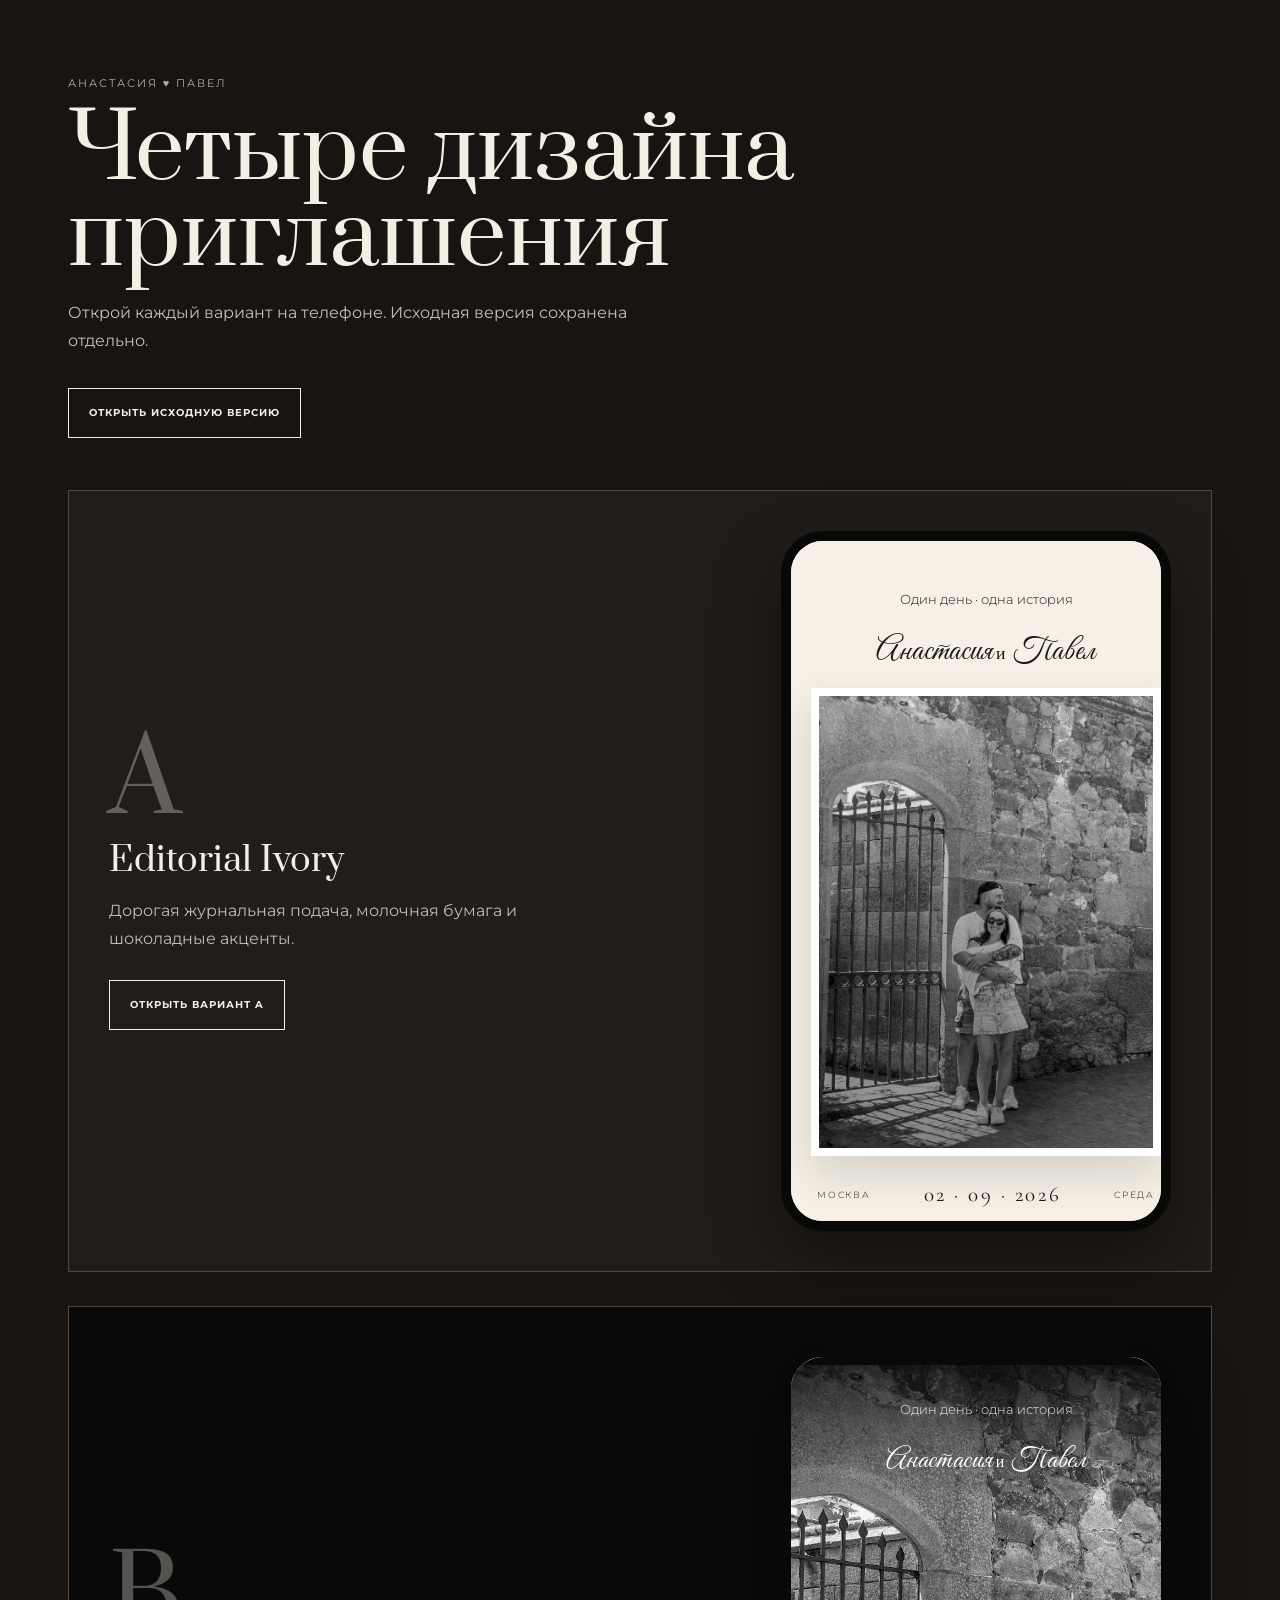
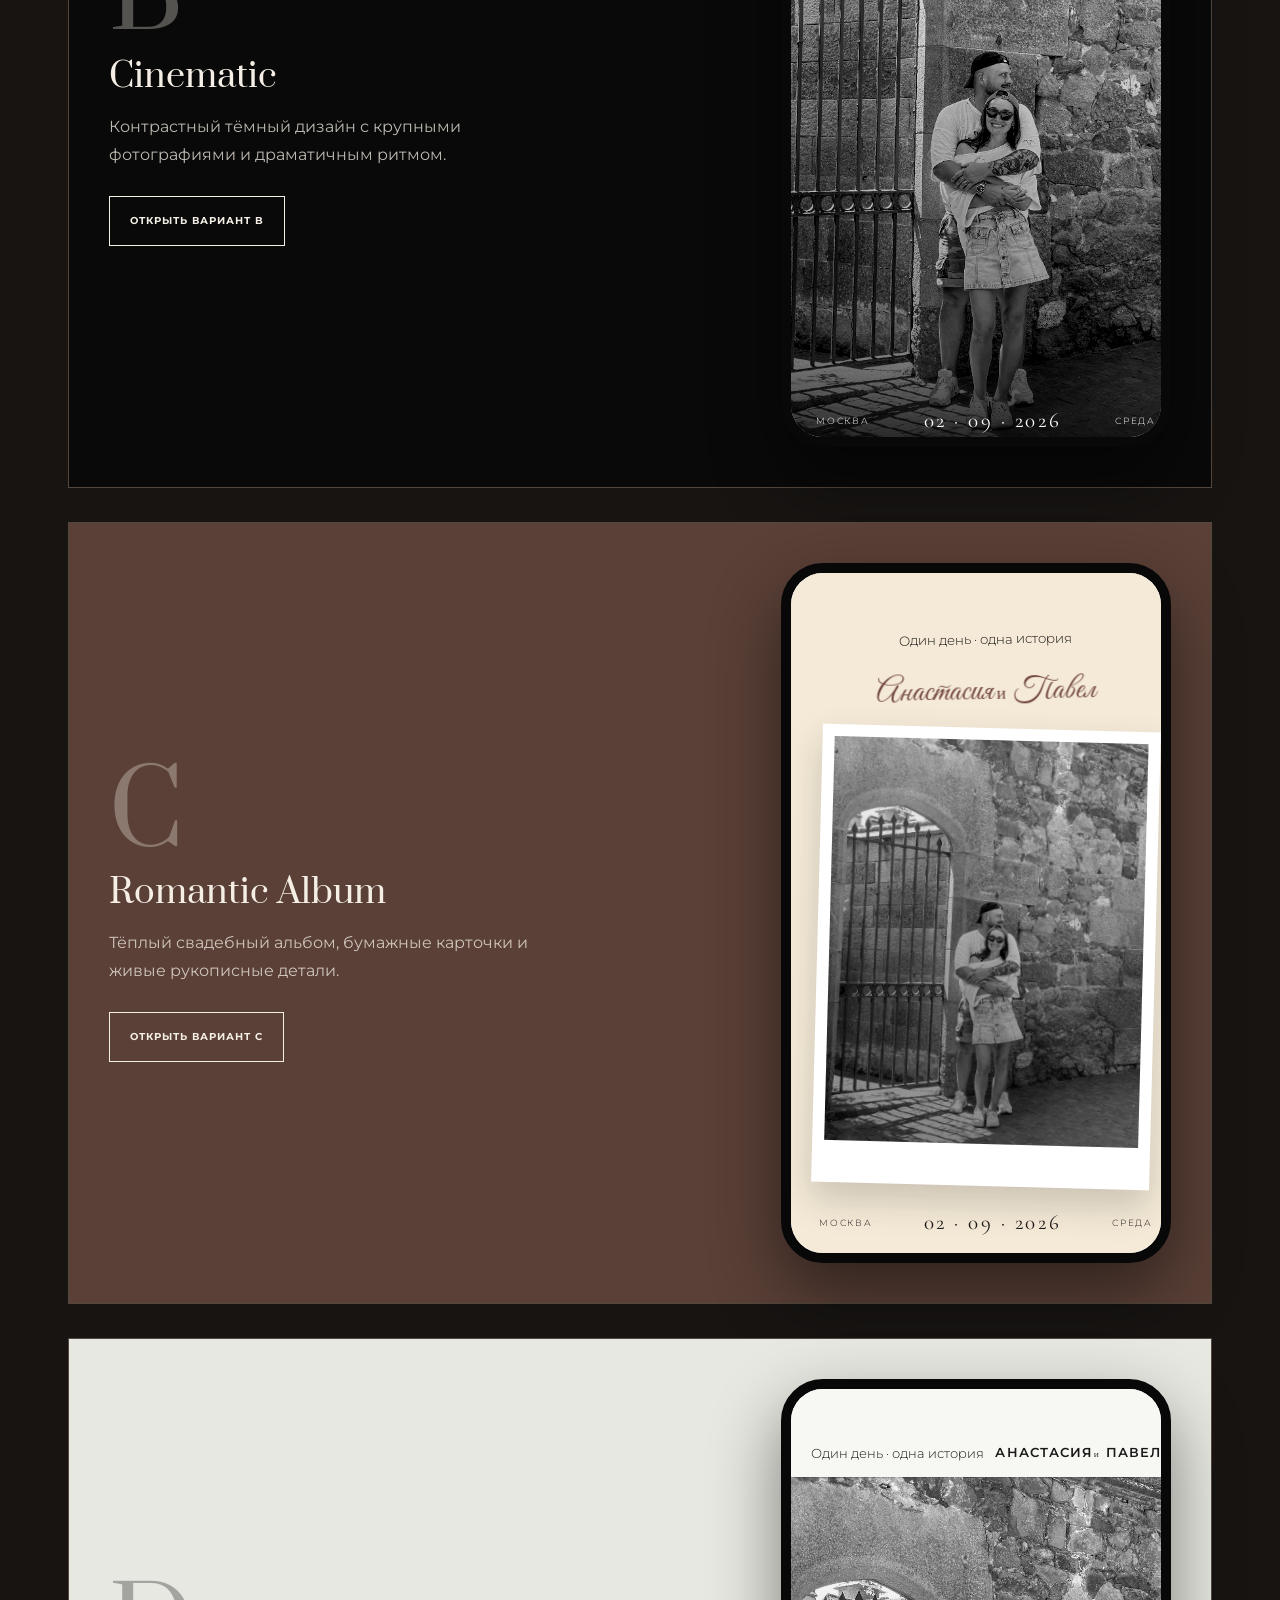
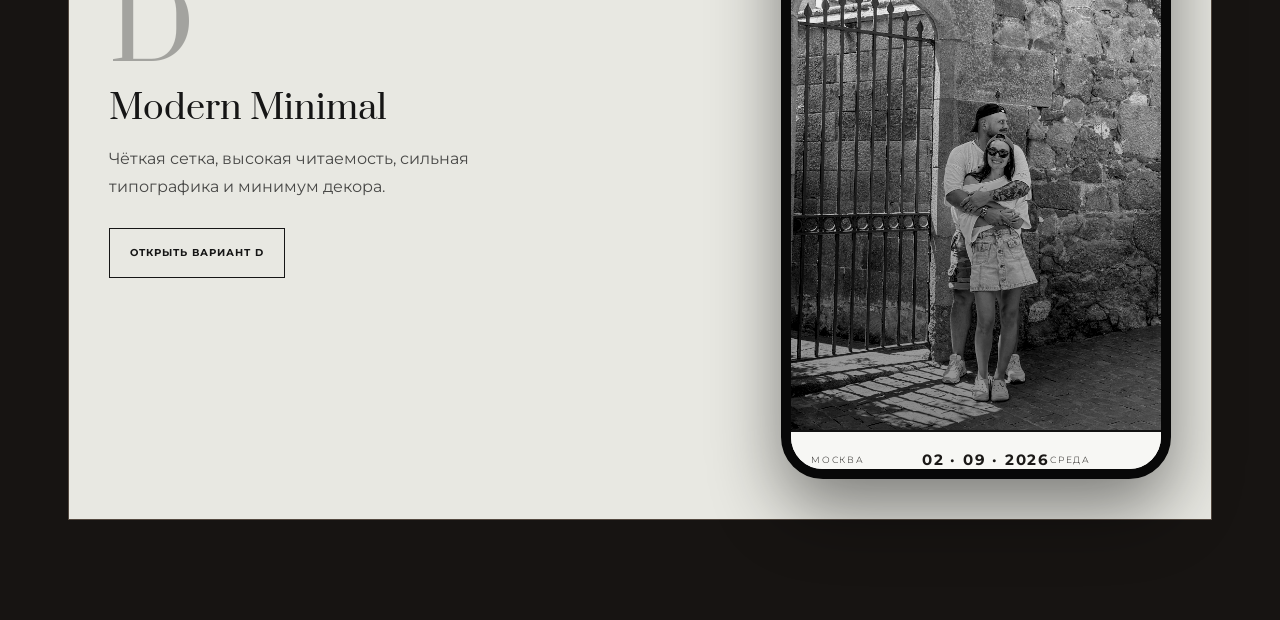
<file: preview.html>
<!doctype html>
<html lang="ru">
<head>
  <meta charset="UTF-8">
  <meta name="viewport" content="width=device-width,initial-scale=1">
  <title>Четыре дизайна — Анастасия и Павел</title>
  <link rel="stylesheet" href="./preview.css">
</head>
<body>
  <header>
    <span>Анастасия ♥ Павел</span>
    <h1>Четыре дизайна приглашения</h1>
    <p>Открой каждый вариант на телефоне. Исходная версия сохранена отдельно.</p>
    <a class="original" href="./index.html?design=original">Открыть исходную версию</a>
  </header>
  <main>
    <article><div><b>A</b><h2>Editorial Ivory</h2><p>Дорогая журнальная подача, молочная бумага и шоколадные акценты.</p><a href="./index.html?design=a">Открыть вариант A</a></div><div class="phone"><iframe src="./index.html?design=a&amp;preview=1" title="Вариант A"></iframe></div></article>
    <article><div><b>B</b><h2>Cinematic</h2><p>Контрастный тёмный дизайн с крупными фотографиями и драматичным ритмом.</p><a href="./index.html?design=b">Открыть вариант B</a></div><div class="phone"><iframe src="./index.html?design=b&amp;preview=1" title="Вариант B"></iframe></div></article>
    <article><div><b>C</b><h2>Romantic Album</h2><p>Тёплый свадебный альбом, бумажные карточки и живые рукописные детали.</p><a href="./index.html?design=c">Открыть вариант C</a></div><div class="phone"><iframe src="./index.html?design=c&amp;preview=1" title="Вариант C"></iframe></div></article>
    <article><div><b>D</b><h2>Modern Minimal</h2><p>Чёткая сетка, высокая читаемость, сильная типографика и минимум декора.</p><a href="./index.html?design=d">Открыть вариант D</a></div><div class="phone"><iframe src="./index.html?design=d&amp;preview=1" title="Вариант D"></iframe></div></article>
  </main>
</body>
</html>
</file>
<file: styles.css>
@import url('https://fonts.googleapis.com/css2?family=Cormorant+Garamond:ital,wght@0,400;0,500;1,400&family=Montserrat:wght@300;400;500&display=swap');
:root{--ink:#151515;--paper:#f2f0eb;--muted:#aaa69e}*{box-sizing:border-box}html{scroll-behavior:smooth}body{margin:0;background:#0d0d0d;color:var(--ink);font-family:Montserrat,Arial,sans-serif;font-weight:300}main{max-width:780px;margin:auto;background:var(--paper);overflow:hidden}.hero{min-height:100svh;background:#111;color:white;position:relative;display:grid;grid-template-rows:auto 1fr auto}.hero-top{padding:28px 26px 18px;text-align:center}.monogram,.ornament{display:block;font:400 clamp(58px,18vw,104px)/.8 'Cormorant Garamond',serif;letter-spacing:.03em}.monogram i,.ornament i{font-weight:400;font-size:.55em}.names{display:block;margin-top:22px;text-transform:uppercase;letter-spacing:.34em;font-size:10px}.hero-photo{min-height:58svh;background:linear-gradient(#0000,#0007),url('./assets/anastasia-pavel.jpg') 52% 67%/cover no-repeat;filter:grayscale(1);margin:0 7vw}.hero-date{display:flex;justify-content:space-between;align-items:center;padding:24px 7vw 32px;text-transform:uppercase;font-size:9px;letter-spacing:.2em}.hero-date strong{font-family:'Cormorant Garamond',serif;font-size:21px;font-weight:400;letter-spacing:.12em}.scroll{position:absolute;right:16px;bottom:105px;width:50px;height:50px;border:1px solid #fff8;border-radius:50%;display:grid;place-items:center;color:#fff;text-decoration:none;font-size:25px}.paper,.ink{padding:90px 28px}.centered{text-align:center}.eyebrow{text-transform:uppercase;letter-spacing:.3em;font-size:9px;margin:0 0 28px}.paper h1,.paper h2,.ink h2,.closing h2{font:400 clamp(44px,13vw,74px)/.95 'Cormorant Garamond',serif;margin:0 0 28px}.lead{max-width:570px;margin:0 auto;font:400 22px/1.55 'Cormorant Garamond',serif}.ornament{font-size:56px;margin:65px 0 35px}.quote{font:italic 25px/1.45 'Cormorant Garamond',serif}.ink{background:var(--ink);color:#f8f7f4}.countdown{display:grid;grid-template-columns:repeat(4,1fr);gap:7px}.countdown div{border-top:1px solid #ffffff55;padding-top:20px}.countdown strong{display:block;font:400 clamp(30px,9vw,54px)/1 'Cormorant Garamond',serif}.countdown span{text-transform:uppercase;font-size:7px;letter-spacing:.16em}.section-head{text-align:center;margin-bottom:55px}.section-head>span{text-transform:uppercase;font-size:9px;letter-spacing:.25em}.section-head h2{margin-top:16px}.timeline{max-width:560px;margin:auto}.timeline article{display:grid;grid-template-columns:78px 1fr;gap:22px;padding:0 0 42px;position:relative}.timeline article:before{content:'';position:absolute;left:77px;top:10px;bottom:-4px;border-left:1px solid #aaa}.timeline article:last-child:before{display:none}.timeline time{font:500 23px 'Cormorant Garamond',serif}.timeline div{padding-left:23px}.timeline div:before{content:'';position:absolute;left:73px;top:6px;width:9px;height:9px;background:var(--ink);border-radius:50%}.timeline h3,.places h3{font:500 25px 'Cormorant Garamond',serif;margin:0 0 8px}.timeline p,.places p{font-size:12px;line-height:1.7;margin:0}.photo-break{background:#111;padding:22px}.photo-break img{display:block;width:100%;height:min(82vh,780px);object-fit:cover;object-position:50% 72%;filter:grayscale(1)}.places{display:grid;gap:16px}.places article{border:1px solid #aaa69e;padding:28px}.places small{letter-spacing:.18em}.places a{display:inline-block;margin-top:18px;color:inherit;text-transform:uppercase;font-size:9px;letter-spacing:.15em}.swatches{display:flex;justify-content:center;gap:10px;margin-top:42px}.swatches i{width:38px;height:38px;border-radius:50%;background:#333;border:1px solid #fff4}.swatches i:nth-child(2){background:#777}.swatches i:nth-child(3){background:#bcbcbc}.swatches i:nth-child(4){background:#e9e5dc}.rsvp-actions{display:grid;gap:12px;max-width:420px;margin:42px auto 0}.button{min-height:54px;border:1px solid var(--ink);display:grid;place-items:center;text-decoration:none;text-transform:uppercase;letter-spacing:.18em;font:500 10px Montserrat;background:transparent;color:var(--ink);cursor:pointer}.button.dark{background:var(--ink);color:#fff}.decline{border:1px solid #bbb;padding:38px 22px;margin-top:40px}.decline span{font:38px 'Cormorant Garamond',serif}.decline h3{font:400 28px/1.2 'Cormorant Garamond',serif}.closing{min-height:85svh;background:linear-gradient(#0005,#000b),url('./assets/anastasia-pavel.jpg') 50% 68%/cover;color:#fff;display:grid;place-items:end center;text-align:center;padding:70px 25px}.closing h2{font-size:62px;margin:25px 0 12px}.closing p{font-size:9px;text-transform:uppercase;letter-spacing:.22em}[data-reveal]{opacity:0;transform:translateY(24px);transition:.8s ease}.revealed{opacity:1;transform:none}@media(min-width:700px){.paper,.ink{padding:120px 70px}.places{grid-template-columns:repeat(3,1fr)}.rsvp-actions{grid-template-columns:1fr 1fr}.hero-photo{margin:0 70px}}@media(prefers-reduced-motion:reduce){html{scroll-behavior:auto}[data-reveal]{opacity:1;transform:none;transition:none}}:focus-visible{outline:3px solid #9d8f7c;outline-offset:4px}
</file>
<file: animations.css>
.hero-top .monogram{opacity:0;transform:translateY(-24px) scale(.92);animation:hero-mark 1.15s cubic-bezier(.2,.8,.2,1) .15s forwards}.hero-top .names{opacity:0;transform:translateY(10px);animation:hero-copy .8s ease .8s forwards}.hero-photo{opacity:0;transform:scale(1.07);animation:hero-photo 1.6s cubic-bezier(.2,.8,.2,1) .35s forwards}.hero-date{opacity:0;animation:hero-copy .9s ease 1.15s forwards}.scroll{opacity:0;animation:scroll-in .7s ease 1.55s forwards,scroll-float 2s ease-in-out 2.3s infinite}.quote{position:relative;padding:26px 0}.quote:before,.quote:after{content:'';position:absolute;left:50%;width:72px;height:1px;background:#222;transform:translateX(-50%)}.quote:before{top:0}.quote:after{bottom:0}.timeline{position:relative}.timeline:before{content:'';position:absolute;left:77px;top:7px;bottom:38px;width:1px;background:#c6c1b7;transform:scaleY(0);transform-origin:top;transition:transform 1.5s cubic-bezier(.3,.7,.2,1)}#schedule.revealed .timeline:before{transform:scaleY(1)}.timeline article:before{display:none}.timeline [data-timeline-item]{opacity:0;transform:translateX(34px);transition:opacity .7s ease var(--delay,0ms),transform .7s cubic-bezier(.2,.8,.2,1) var(--delay,0ms)}.timeline [data-timeline-item].revealed{opacity:1;transform:none}.timeline [data-timeline-item] div:before{transform:scale(0);box-shadow:0 0 0 7px var(--paper);transition:transform .45s ease calc(var(--delay,0ms) + .25s)}.timeline [data-timeline-item].revealed div:before{transform:scale(1)}.places article{transition:transform .35s ease,background .35s ease,color .35s ease}.places article:hover{transform:translateY(-6px);background:#181818;color:#fff}.photo-break img{transition:transform 1.2s ease}.photo-break:hover img{transform:scale(1.025)}
@keyframes hero-mark{to{opacity:1;transform:none}}@keyframes hero-copy{to{opacity:1;transform:none}}@keyframes hero-photo{to{opacity:1;transform:scale(1)}}@keyframes scroll-in{to{opacity:1}}@keyframes scroll-float{50%{transform:translateY(7px)}}
@media(prefers-reduced-motion:reduce){.hero-top .monogram,.hero-top .names,.hero-photo,.hero-date,.scroll{opacity:1;transform:none;animation:none}.timeline:before{transform:scaleY(1)}.timeline [data-timeline-item]{opacity:1;transform:none}.timeline [data-timeline-item] div:before{transform:scale(1)}}
</file>
<file: extras.css>
@import url('https://fonts.googleapis.com/css2?family=Great+Vibes&display=swap');
body.locked{overflow:hidden}.welcome{position:fixed;inset:0;z-index:50;background:#111;color:#fff;display:grid;place-items:center;text-align:center;padding:30px;transition:opacity .8s ease,visibility .8s}.welcome.hidden{opacity:0;visibility:hidden}.welcome-mark{font:72px/.85 'Cormorant Garamond',serif}.welcome-mark i{font-size:.55em}.welcome p{font:25px 'Cormorant Garamond',serif;margin:30px 0}.welcome button{border:1px solid #fff;background:transparent;color:#fff;padding:17px 25px;text-transform:uppercase;letter-spacing:.2em;font:500 9px Montserrat;cursor:pointer}.welcome small{display:block;margin-top:14px;letter-spacing:.2em;text-transform:uppercase;font-size:7px}.music-toggle{position:fixed;z-index:30;right:16px;top:16px;width:44px;height:44px;border:1px solid #fff7;border-radius:50%;background:#111c;color:#fff;font-size:18px;cursor:pointer;animation:pulse 2.4s ease-in-out infinite}.music-toggle.muted{opacity:.45;animation:none}.details{padding-top:65px;padding-bottom:65px}.details article{padding:38px 0;border-bottom:1px solid #bcb8b0}.details article:last-child{border-bottom:0}.details article>span{font:italic 18px 'Cormorant Garamond',serif;color:#8d8981}.details h2{font-size:42px;margin:10px 0 24px}.details p{font:14px/1.9 Montserrat;margin:0 0 14px}.calendar-section{padding:90px 28px;background:#171717;color:#fff;text-align:center}.calendar-section h2{font:400 54px 'Cormorant Garamond',serif;margin:0 0 36px}.calendar{max-width:500px;margin:auto;border:1px solid #fff;border-radius:26px;padding:28px 18px}.week,.days{display:grid;grid-template-columns:repeat(7,1fr);align-items:center}.week b{font:500 8px Montserrat;letter-spacing:.12em;padding-bottom:20px}.days>*{position:relative;height:43px;display:grid;place-items:center;font:17px 'Cormorant Garamond',serif;font-style:normal}.wedding-day{z-index:1}.wedding-day svg{position:absolute;width:48px;height:48px;z-index:-1;fill:none;stroke:#fff;stroke-width:2.5;animation:heart-draw 2s ease-in-out infinite alternate}.calendar-caption{text-transform:uppercase;letter-spacing:.2em;font-size:8px;margin:25px 0 0}.script-title{font-family:'Great Vibes','Segoe Script',cursive!important;font-size:74px!important;font-weight:400!important}.calendar-section.revealed .calendar{animation:calendar-in .9s cubic-bezier(.2,.8,.2,1)}@keyframes calendar-in{from{opacity:0;transform:translateY(25px) scale(.96)}to{opacity:1;transform:none}}@keyframes pulse{50%{transform:scale(1.08);box-shadow:0 0 0 8px #fff1}}@keyframes heart-draw{from{transform:scale(.92);opacity:.65}to{transform:scale(1.06);opacity:1}}@media(min-width:700px){.details{padding-left:80px;padding-right:80px}.calendar-section{padding:120px 70px}}

.script-names{font-family:'Great Vibes','Segoe Script',cursive!important;font-weight:400!important;text-transform:none!important;font-size:30px!important;line-height:1;letter-spacing:.02em!important}.script-names b{font-family:Georgia,serif;font-size:.55em;font-weight:400;margin:0 .12em}.timer-details{display:flex;justify-content:center;align-items:center;gap:14px;margin:32px auto 0}.timer-detail{width:104px;height:132px;object-fit:cover;filter:grayscale(1);border:1px solid #fff5;padding:5px}.timer-detail-one{transform:rotate(-4deg)}.timer-detail-two{transform:rotate(5deg);margin-top:22px}.calendar-actions{display:flex;justify-content:center;margin-top:28px}.calendar-button,.map-button{display:inline-grid;place-items:center;min-height:46px;padding:0 20px;border:1px solid #171717;border-radius:999px;background:#fff;color:#171717!important;text-decoration:none;text-transform:uppercase;letter-spacing:.12em;font:600 8px Montserrat;cursor:pointer;transition:background .25s,color .25s,transform .25s}.calendar-button:hover,.map-button:hover{background:#e7e3dc;color:#000!important;transform:translateY(-2px)}.map-button{margin-top:8px}[data-card-reveal]{opacity:0;transform:translateY(38px);transition:opacity .75s ease var(--delay,0ms),transform .75s cubic-bezier(.2,.8,.2,1) var(--delay,0ms)}[data-card-reveal].revealed{opacity:1;transform:none}.decline img{display:block;width:100%;max-width:520px;aspect-ratio:16/9;object-fit:cover;margin:0 auto 28px;filter:grayscale(1) contrast(1.08);border-radius:3px}.decline:focus{outline:none}[data-decline]:hover{animation:decline-hop .7s ease-in-out 2}@keyframes decline-hop{0%,100%{transform:translateY(0)}25%{transform:translateY(-9px) rotate(-1deg)}50%{transform:translateY(0)}75%{transform:translateY(-6px) rotate(1deg)}}@media(max-width:480px){.script-names{font-size:27px!important}.calendar-actions{align-items:stretch}.calendar-button{width:100%}}
@media(prefers-reduced-motion:reduce){[data-card-reveal]{opacity:1;transform:none;transition:none}[data-decline]:hover{animation:none}}
.button,.button.dark,.button.light,.welcome button{background:#fff!important;color:#111!important;border-color:#111!important}.welcome button{border-color:#fff!important}
[hidden]{display:none!important}
.forbidden-colors{gap:18px}.forbidden-colors i{position:relative;width:54px;height:54px;border:2px solid #ffffffaa;overflow:hidden}.forbidden-colors i:nth-child(1){background:#fff}.forbidden-colors i:nth-child(2){background:#c51f2d}.forbidden-colors i:nth-child(3){background:#b78bc8}.forbidden-colors i::after{content:"";position:absolute;left:-10px;top:25px;width:72px;height:4px;border-radius:4px;background:#ff2438;box-shadow:0 0 0 1px #7b0010;transform:rotate(-45deg);transform-origin:center}
.decline-cat-frame{position:relative;width:100%;max-width:520px;aspect-ratio:16/9;margin:0 auto 28px;overflow:hidden;background:#111}.decline-cat-frame .decline img{margin:0}.decline-cat-frame img{position:absolute;inset:0 auto 0 50%;width:134%;max-width:none;height:100%;margin:0;object-fit:cover;transform:translateX(-50%);filter:grayscale(1) contrast(1.08);border-radius:0}.cat-message{position:absolute;right:9%;top:9%;padding:12px 18px;border-radius:50%;background:#fff;color:#111;font:700 24px 'Cormorant Garamond',serif;animation:cat-pop .35s cubic-bezier(.2,1.5,.5,1)}.cat-goodbye{position:fixed;inset:0;z-index:100;background:#050505;color:#fff;display:grid;place-items:center}.cat-goodbye strong{font:400 64px 'Cormorant Garamond',serif;animation:cat-pop .4s ease}@keyframes cat-pop{from{opacity:0;transform:scale(.55)}to{opacity:1;transform:scale(1)}}
.scroll.scroll-diamonds{left:50%;right:auto;bottom:106px;width:58px;height:70px;border:0;border-radius:0;display:flex;flex-direction:column;align-items:center;justify-content:center;gap:1px;transform:translateX(-50%);filter:drop-shadow(0 2px 4px #000);animation:scroll-float 1.8s ease-in-out infinite}.scroll-diamonds i{display:block;border-right:3px solid #fff;border-bottom:3px solid #fff;transform:rotate(45deg);opacity:.98}.scroll-diamonds i:nth-child(1){width:24px;height:24px}.scroll-diamonds i:nth-child(2){width:18px;height:18px}.scroll-diamonds i:nth-child(3){width:12px;height:12px}@keyframes scroll-float{0%,100%{transform:translate(-50%,0)}50%{transform:translate(-50%,8px)}}@media(prefers-reduced-motion:reduce){.scroll.scroll-diamonds{animation:none}}
.decline-video{width:100%;max-width:520px;aspect-ratio:16/9;margin:0 auto 14px;background:#050505;overflow:hidden}.decline-video iframe{display:block;width:100%;height:100%;border:0}.video-fallback{display:inline-block;margin:0 auto 26px;color:#111;text-transform:uppercase;letter-spacing:.12em;font:600 8px Montserrat}
.calendar-button,.map-button,.button,.button.dark,.button.light,.welcome button,.video-fallback{min-height:50px;padding:0 22px;border:1px solid #111!important;border-radius:8px!important;background:#fff!important;color:#111!important;font:600 11px/1.25 Montserrat,Arial,sans-serif!important;letter-spacing:.08em!important;text-transform:uppercase;text-decoration:none;box-shadow:0 7px 0 #111,0 11px 22px #0003;transition:transform .18s ease,box-shadow .18s ease,background .18s ease}.calendar-button:hover,.map-button:hover,.button:hover,.welcome button:hover,.video-fallback:hover{background:#f0ede7!important;transform:translateY(2px);box-shadow:0 4px 0 #111,0 7px 14px #0003}.calendar-button:active,.map-button:active,.button:active,.welcome button:active,.video-fallback:active{transform:translateY(6px);box-shadow:0 1px 0 #111,0 3px 6px #0003}.video-fallback{display:inline-grid;place-items:center;margin:2px auto 30px}.welcome button{border-color:#111!important}
.music-toggle{width:auto;min-width:76px;padding:0 13px;border-radius:8px;background:#fff;color:#111;border-color:#111;font:600 9px Montserrat,Arial,sans-serif;text-transform:uppercase;letter-spacing:.08em;box-shadow:0 5px 0 #111,0 8px 16px #0004}.music-toggle.muted{opacity:.7}
.forbidden-colors{gap:10px}.forbidden-colors i{width:38px;height:38px;border:1px solid #fff4;overflow:visible}.forbidden-colors i:nth-child(1){background:#fff}.forbidden-colors i:nth-child(2){background:#c51f2d}.forbidden-colors i:nth-child(3){background:#b78bc8}.forbidden-colors i::after{display:none}
.decline-video video{display:block;width:100%;height:100%;border:0;object-fit:cover;background:#050505}
</file>
<file: theme-a.css>
@import url('https://fonts.googleapis.com/css2?family=Great+Vibes&family=Prata&display=swap');

:root{--ivory:#f6f2e9;--ivory-deep:#ebe3d5;--charcoal:#1b1917;--rule:#8e877d}
body{background:#d8d1c5;color:var(--charcoal)}
main{background:var(--ivory);box-shadow:0 0 50px #0002}
.paper,.ink,.calendar-section{background:var(--ivory);color:var(--charcoal)}

.welcome{background:var(--ivory);color:var(--charcoal);padding:24px}
.welcome-card{width:min(100%,520px);min-height:72svh;border:1px solid var(--charcoal);display:flex;flex-direction:column;align-items:center;justify-content:center;padding:52px 24px;box-shadow:0 16px 40px #4b403020;position:relative}
.welcome-card:before,.welcome-card:after{content:"";position:absolute;left:50%;width:58px;border-top:1px solid var(--rule);transform:translateX(-50%)}
.welcome-card:before{top:34px}.welcome-card:after{bottom:34px}
.welcome-mark{font:400 clamp(70px,23vw,112px)/.8 Prata,'Cormorant Garamond',serif}
.welcome-names{font:400 clamp(35px,11vw,58px)/1.1 'Great Vibes',cursive!important;margin:42px 0 12px!important;text-transform:none!important}
.welcome-names b{font:400 .48em Georgia,serif;margin:0 .15em}
.welcome-card time{font:400 16px Prata,serif;letter-spacing:.18em}
.welcome-line{font:500 9px Montserrat,sans-serif;text-transform:uppercase;letter-spacing:.28em;margin:32px 0 22px}
.welcome button{width:min(100%,330px);min-height:58px;display:grid;place-items:center;text-align:center;background:var(--ivory)!important;color:var(--charcoal)!important;border:1px solid var(--charcoal)!important;border-radius:0!important;box-shadow:0 8px 18px #30281e24!important;font-size:10px!important}

.hero{background:var(--ivory);color:var(--charcoal);padding-top:8px}
.hero-top{padding:36px 24px 22px}.hero .monogram{font-family:Prata,'Cormorant Garamond',serif;font-size:72px}.hero .script-names{font-size:36px!important;margin-top:28px}
.hero-photo{min-height:58svh;margin:0 22px;background-position:52% 67%;border:10px solid #fff;box-shadow:0 13px 30px #30281e29;filter:grayscale(1)}
.hero-date{padding:28px 28px 38px;color:var(--charcoal)}
.scroll.scroll-diamonds{filter:drop-shadow(0 2px 3px #fff);bottom:112px}.scroll-diamonds i{border-color:var(--charcoal)}

.paper,.ink{padding-top:104px;padding-bottom:104px}.eyebrow{font-weight:500;color:#5d574f}.paper h1,.paper h2,.ink h2,.closing h2,.calendar-section h2{font-family:Prata,'Cormorant Garamond',serif}.lead{font-family:'Cormorant Garamond',serif}.quote{font:400 clamp(25px,7.4vw,38px)/1.2 'Great Vibes',cursive;margin-top:45px;white-space:nowrap}.ornament{font-family:Prata,serif}
.countdown-section{border-top:1px solid #bbb2a7;border-bottom:1px solid #bbb2a7}.countdown div{border-color:#928a7e}.timer-detail{border:7px solid #fff;box-shadow:0 9px 22px #32291f2e;padding:0;filter:grayscale(1)}
.calendar-button,.map-button,.button,.button.dark,.button.light,.video-fallback{background:var(--ivory)!important;color:var(--charcoal)!important;border:1px solid var(--charcoal)!important;border-radius:0!important;box-shadow:0 7px 16px #30281e2b!important;display:grid!important;place-items:center!important;text-align:center!important;line-height:1.2!important}

.section-head h2{font-family:'Great Vibes',cursive;font-size:70px}.timeline article{padding-bottom:52px}.timeline time{font-family:Prata,serif}.timeline h3,.places h3{font-family:Prata,serif;font-weight:400}.timeline article:before{border-color:#7f786f}.timeline div:before{background:var(--charcoal)}
.photo-break{background:var(--ivory);padding:20px 30px 70px}.photo-break img{height:min(74vh,700px);border:10px solid #fff;box-shadow:0 14px 34px #30281e30;filter:grayscale(1)}

.photo-stack-section{text-align:center;padding-top:42px}.photo-stack{position:relative;width:min(100%,580px);height:min(138vw,690px);margin:0 auto 28px}.photo-stack-card{position:absolute;display:block;object-fit:cover;filter:grayscale(1) contrast(1.04);border:9px solid #fff;box-shadow:0 16px 34px #30281e38}.photo-stack-large{left:3%;top:2%;width:82%;height:82%;object-position:50% 42%;transform:rotate(-2.4deg)}.photo-stack-small{right:1%;bottom:0;width:57%;height:54%;object-position:50% 34%;transform:rotate(3.2deg)}.story-script{font:400 44px/1.1 'Great Vibes',cursive;margin:38px auto 0;max-width:330px}
.triple-stack-section{padding-top:34px;padding-bottom:92px}.triple-stack{position:relative;width:min(100%,590px);height:min(145vw,720px);margin:auto}.triple-stack-card{position:absolute;display:block;object-fit:cover;filter:grayscale(1) contrast(1.05);border:8px solid #fff;box-shadow:0 17px 36px #30281e3b;opacity:0;transition:opacity .7s ease,transform .9s cubic-bezier(.2,.8,.2,1)}.triple-stack-left{z-index:1;left:1%;top:8%;width:61%;height:58%;object-position:center;transform:translateY(35px) rotate(-7deg)}.triple-stack-right{z-index:2;right:0;top:3%;width:59%;height:55%;object-position:center;transform:translateY(35px) rotate(7deg)}.triple-stack-main{z-index:3;left:12%;bottom:0;width:76%;height:62%;object-position:center;transform:translateY(45px) rotate(-1deg)}.triple-stack-section.revealed .triple-stack-card{opacity:1}.triple-stack-section.revealed .triple-stack-left{transform:rotate(-7deg)}.triple-stack-section.revealed .triple-stack-right{transform:rotate(7deg);transition-delay:.12s}.triple-stack-section.revealed .triple-stack-main{transform:rotate(-1deg);transition-delay:.25s}
.details article{border-color:#a8a095}.details article>span{font-family:Prata,serif;font-style:normal;color:#716a61}.details h2{font-family:Prata,serif;font-size:38px}.details p{font-size:13px;line-height:1.85}
.memory-gallery{position:relative;height:920px;padding:72px 24px 110px}.memory-gallery img{position:absolute;display:block;object-fit:cover;filter:grayscale(1) contrast(1.05);border:7px solid #fff;box-shadow:0 18px 38px #30281e3d;opacity:0;transition:opacity .7s ease,transform .9s cubic-bezier(.2,.8,.2,1)}.memory-card{width:48%;height:310px}.memory-card-one{left:5%;top:55px;transform:translateY(35px) rotate(-7deg)}.memory-card-two{right:4%;top:100px;transform:translateY(35px) rotate(6deg)}.memory-card-three{left:2%;top:330px;transform:translateY(35px) rotate(5deg)}.memory-card-four{right:2%;top:370px;transform:translateY(35px) rotate(-6deg)}.memory-card-five{left:7%;bottom:70px;transform:translateY(35px) rotate(-4deg)}.memory-card-six{right:4%;bottom:45px;transform:translateY(35px) rotate(5deg)}.memory-main{z-index:8;left:12%;top:205px;width:76%;height:500px;object-position:48% 42%;transform:translateY(42px) rotate(-1deg)}.memory-gallery.revealed img{opacity:1}.memory-gallery.revealed .memory-card-one{transform:rotate(-7deg)}.memory-gallery.revealed .memory-card-two{transform:rotate(6deg)}.memory-gallery.revealed .memory-card-three{transform:rotate(5deg)}.memory-gallery.revealed .memory-card-four{transform:rotate(-6deg)}.memory-gallery.revealed .memory-card-five{transform:rotate(-4deg)}.memory-gallery.revealed .memory-card-six{transform:rotate(5deg)}.memory-gallery.revealed .memory-main{transform:rotate(-1deg);transition-delay:.22s}
.places{gap:22px}.places article{background:#fbf8f1;border:1px solid #a79e91;box-shadow:0 9px 22px #30281e14}.places small{font-family:Prata,serif}.map-button{width:100%;margin-top:22px}

#dress-code{border-top:1px solid #a8a095;border-bottom:1px solid #a8a095}.forbidden-colors{display:flex;justify-content:center;align-items:center;gap:0!important}.forbidden-colors i{width:34px!important;height:34px!important;margin-left:-7px;border-color:#8d857a;box-shadow:0 4px 10px #30281e22}.forbidden-colors i:first-child{margin-left:0;z-index:2}.forbidden-colors i:nth-child(2){z-index:1}.calendar{border-color:var(--charcoal)}.wedding-day svg{stroke:var(--charcoal)}
.calendar-section{border-bottom:1px solid #a8a095}.decline{background:#fbf8f1}.decline-video{width:min(100%,520px);aspect-ratio:16/9;box-shadow:0 12px 28px #30281e35}.decline-video video{width:100%;height:100%;object-fit:cover}
.closing{background:#4b3028!important;color:#f6f2e9;position:relative}.closing:before{display:none}.closing>div{position:relative;z-index:1}.closing .script-title{font-family:'Great Vibes',cursive!important}

/* paper-cut: broad, irregular torn-paper transitions between invitation sheets */
.paper-cut{position:relative;z-index:1;margin-bottom:22px;box-shadow:0 16px 22px -22px #211a1299}.paper-cut::after{content:"";position:absolute;z-index:4;left:-1px;right:-1px;bottom:-21px;height:23px;background:var(--ivory);clip-path:polygon(0 0,100% 0,100% 44%,96% 72%,92% 46%,87% 82%,82% 52%,77% 76%,71% 43%,65% 87%,59% 55%,53% 78%,47% 41%,41% 83%,35% 49%,29% 75%,23% 45%,17% 86%,11% 53%,6% 74%,0 48%);filter:drop-shadow(0 7px 4px #30281e2b);pointer-events:none}

@media(min-width:700px){.hero-photo{margin:0 70px}.photo-stack-section,.triple-stack-section{padding-left:100px;padding-right:100px}.photo-stack{height:680px}.triple-stack{height:700px}.memory-gallery{height:1120px;padding-left:90px;padding-right:90px}.memory-gallery .memory-card{height:390px}.memory-gallery .memory-main{left:17%;width:66%;height:650px}}
@media(max-width:420px){.hero .script-names{font-size:32px!important}.paper,.ink{padding-left:24px;padding-right:24px}.countdown{gap:4px}.countdown strong{font-size:34px}.welcome-card{min-height:78svh}.memory-gallery{height:800px;padding-left:18px;padding-right:18px}.memory-gallery img{border-width:5px}.memory-gallery .memory-card{height:260px}.memory-gallery .memory-main{left:10%;top:185px;width:80%;height:430px}.photo-stack{height:132vw}.photo-stack-large{width:84%;height:80%}.photo-stack-small{width:58%;height:51%}.triple-stack{height:138vw}.triple-stack-card{border-width:5px}}
</file>
<file: design-variants.css>
/* Four isolated mobile-first directions. The original has no design-* class. */
body:is(.design-a,.design-b,.design-c,.design-d){--pad:clamp(22px,7vw,34px);background:#cbc3b7;color:#211b18}
body:is(.design-a,.design-b,.design-c,.design-d) main{width:min(100%,680px);overflow:hidden}
body:is(.design-a,.design-b,.design-c,.design-d) .paper,
body:is(.design-a,.design-b,.design-c,.design-d) .ink{padding:76px var(--pad)}
body:is(.design-a,.design-b,.design-c,.design-d) .lead,
body:is(.design-a,.design-b,.design-c,.design-d) .details p,
body:is(.design-a,.design-b,.design-c,.design-d) .places p,
body:is(.design-a,.design-b,.design-c,.design-d) #rsvp>p{font-size:15px;line-height:1.72;color:inherit;opacity:.84}
body:is(.design-a,.design-b,.design-c,.design-d) .music-toggle{top:14px;right:14px;min-width:0;width:46px;height:46px;padding:0;border-radius:50%!important;font-size:0!important;box-shadow:0 5px 18px #0003!important}
body:is(.design-a,.design-b,.design-c,.design-d) .music-toggle:after{content:"♪";font:600 20px/1 Georgia,serif}
body:is(.design-a,.design-b,.design-c,.design-d) .quote{white-space:normal!important;margin:32px auto 0;max-width:360px}
body:is(.design-a,.design-b,.design-c,.design-d) .countdown-section{padding-top:72px;padding-bottom:76px}
body:is(.design-a,.design-b,.design-c,.design-d) #schedule{padding-bottom:52px}
body:is(.design-a,.design-b,.design-c,.design-d) .timeline article{min-height:0;padding-bottom:34px}
body:is(.design-a,.design-b,.design-c,.design-d) .timeline article:last-child{padding-bottom:0}
body:is(.design-a,.design-b,.design-c,.design-d) .timeline [data-timeline-item]{opacity:1;transform:none}
body:is(.design-a,.design-b,.design-c,.design-d) .timeline [data-timeline-item] div:before{transform:scale(1)}
body:is(.design-a,.design-b,.design-c,.design-d) .details{padding-top:54px;padding-bottom:54px}
body:is(.design-a,.design-b,.design-c,.design-d) .details article{padding:38px 0}
body:is(.design-a,.design-b,.design-c,.design-d) .details h2{line-height:1.08}
body:is(.design-a,.design-b,.design-c,.design-d) .places article{padding:28px 24px}
body:is(.design-a,.design-b,.design-c,.design-d) .calendar-button,
body:is(.design-a,.design-b,.design-c,.design-d) .map-button,
body:is(.design-a,.design-b,.design-c,.design-d) .button{min-height:54px;font-size:10px!important;box-shadow:0 5px 14px #0002!important}
body:is(.design-a,.design-b,.design-c,.design-d) .paper-cut{margin-bottom:0;box-shadow:none}
body:is(.design-a,.design-b,.design-c,.design-d) .paper-cut:after{display:none}
body:is(.design-a,.design-b,.design-c,.design-d) .closing{min-height:76svh}
body:is(.design-a,.design-b,.design-c,.design-d).is-preview .music-toggle{display:none}

/* A — Editorial Ivory */
body.design-a{--cream:#f6f0e6;--espresso:#33251f;background:#cfc6b8}
body.design-a main,body.design-a .paper,body.design-a .ink,body.design-a .calendar-section{background:var(--cream);color:var(--espresso)}
body.design-a .hero{background:var(--cream);min-height:100svh}
body.design-a .hero-top{padding:40px 24px 20px}
body.design-a .hero .monogram{font-size:66px}
body.design-a .hero-photo{margin:0 20px;min-height:62svh;border:8px solid #fff;box-shadow:0 18px 42px #49382b2c}
body.design-a .hero-date{padding:26px 26px 34px}
body.design-a #invitation{padding-top:88px;padding-bottom:70px}
body.design-a #invitation h1{font-size:clamp(48px,15vw,76px)}
body.design-a .section-head h2{font-size:58px}
body.design-a .timeline:before{background:#9e8e81}
body.design-a .timeline h3{font-size:28px}
body.design-a .photo-break{padding:24px 24px 60px;background:var(--cream)}
body.design-a .photo-break img{height:68svh}
body.design-a .photo-stack-section,body.design-a .triple-stack-section,body.design-a .memory-gallery{background:#e9dfd0}
body.design-a .details article>span{color:#8a6f5f}
body.design-a .places article{background:#fbf7f0;border:1px solid #b7a99c}
body.design-a #dress-code{background:var(--espresso);color:var(--cream);border:0}
body.design-a .calendar{border-color:#8e796d}
body.design-a .closing{background:#4b3028!important}

/* B — Cinematic */
body.design-b{--black:#11100f;--cocoa:#2c1b17;--bone:#f1eadf;background:#070707;color:var(--bone)}
body.design-b main,body.design-b .paper,body.design-b .ink,body.design-b .calendar-section{background:var(--black);color:var(--bone)}
body.design-b .welcome{background:#090909;color:var(--bone)}
body.design-b .welcome-card{border-color:#9f8d7b;box-shadow:none}
body.design-b .hero{background:#090909;color:var(--bone);min-height:100svh;display:flex;flex-direction:column}
body.design-b .hero-top{position:absolute;z-index:2;width:100%;padding:34px 24px;background:linear-gradient(#000c,transparent)}
body.design-b .hero .monogram{font-size:60px;color:#fff}
body.design-b .hero .script-names{font-size:29px!important;color:#fff}
body.design-b .hero-photo{margin:0;min-height:100svh;border:0;box-shadow:none;background-position:52% 67%;filter:grayscale(1) contrast(1.15)}
body.design-b .hero-date{position:absolute;z-index:2;bottom:0;width:100%;padding:80px 25px 32px;color:#fff;background:linear-gradient(transparent,#000d)}
body.design-b .scroll{bottom:95px}
body.design-b #invitation{text-align:left;padding-top:92px}
body.design-b #invitation .eyebrow{color:#bcae9f}
body.design-b #invitation h1{font-size:58px;text-transform:uppercase;letter-spacing:-.04em}
body.design-b .ornament{color:#ae806d}
body.design-b .quote{text-align:left;margin-left:0;font-size:31px}
body.design-b .quote:before,body.design-b .quote:after{left:0;transform:none;background:#77665d}
body.design-b .countdown{border-top:1px solid #66544b;border-bottom:1px solid #66544b;padding:28px 0}
body.design-b .countdown div{border:0}
body.design-b .timer-detail{border-color:#302923}
body.design-b .calendar-button,body.design-b .map-button,body.design-b .button{background:var(--bone)!important;color:#111!important;border-color:var(--bone)!important;border-radius:0!important}
body.design-b .section-head h2{font:400 46px/1.05 Prata,serif;text-transform:uppercase}
body.design-b .timeline:before{background:#69574d}
body.design-b .timeline h3{color:#fff}
body.design-b .photo-break{padding:0;background:#000}
body.design-b .photo-break img{height:100svh;border:0;box-shadow:none;filter:grayscale(1) contrast(1.18)}
body.design-b .photo-stack-section,body.design-b .triple-stack-section{background:var(--cocoa)}
body.design-b .photo-stack-card,body.design-b .triple-stack-card,body.design-b .memory-gallery img{border-color:#171412;box-shadow:0 24px 45px #0009}
body.design-b .details article{border-color:#51433c}
body.design-b .details article>span{color:#b48672}
body.design-b .places article{background:#1b1816;border:1px solid #51443d;color:var(--bone)}
body.design-b .memory-gallery{background:#080808}
body.design-b #dress-code{background:var(--cocoa)}
body.design-b .calendar{border-color:#766057}
body.design-b .closing{background:#090909!important}

/* C — Romantic Album */
body.design-c{--paper:#f5ead7;--ink:#442d29;--rose:#9c5d58;background:#c9b69d;color:var(--ink)}
body.design-c main,body.design-c .paper,body.design-c .ink,body.design-c .calendar-section{background:var(--paper);color:var(--ink)}
body.design-c .welcome{background:#ead9c0;color:var(--ink)}
body.design-c .welcome-card{border:0;background:#f9f0e1;transform:rotate(-1deg);box-shadow:0 22px 50px #42291f30}
body.design-c .hero{background:var(--paper);padding-top:22px}
body.design-c .hero-top{padding:34px 22px 20px;transform:rotate(-1deg)}
body.design-c .hero .monogram{font-size:62px}
body.design-c .hero .script-names{color:#70453f!important}
body.design-c .hero-photo{min-height:60svh;margin:0 26px;border:12px solid #fff;border-bottom-width:42px;transform:rotate(1.5deg)!important;box-shadow:0 17px 33px #42291f35}
body.design-c .hero-date{transform:rotate(-1deg);padding:24px 28px 38px}
body.design-c #invitation:before,body.design-c .countdown-section:before,body.design-c #schedule:before{content:"";display:block;width:42px;height:10px;margin:0 auto 42px;background:#caaea0;opacity:.65;transform:rotate(-3deg)}
body.design-c #invitation h1{font-family:'Great Vibes',cursive;font-size:66px}
body.design-c .quote{font-size:33px;color:#744742}
body.design-c .timer-details{transform:rotate(-2deg)}
body.design-c .calendar-button,body.design-c .map-button,body.design-c .button{background:#fff9ee!important;color:var(--ink)!important;border-color:var(--ink)!important;border-radius:3px!important}
body.design-c .section-head h2{font-size:61px;color:#744742}
body.design-c .timeline:before{background:#b28e82}
body.design-c .timeline article:nth-child(even){transform:rotate(.5deg)}
body.design-c .photo-break{background:var(--paper);padding:26px 26px 64px}
body.design-c .photo-break img{height:66svh;border:12px solid #fff;border-bottom-width:35px;transform:rotate(-2deg)}
body.design-c .photo-stack-section,body.design-c .triple-stack-section,body.design-c .memory-gallery{background:#ead6bc}
body.design-c .story-script{color:#744742}
body.design-c .details article{border:0;background:#fff8ea;margin:18px -4px;padding:34px 24px;box-shadow:0 12px 30px #533b2c18;transform:rotate(-.35deg)}
body.design-c .details article:nth-child(2){transform:rotate(.55deg)}
body.design-c .details article>span{color:var(--rose)}
body.design-c .places article{background:#fff7e8;border:0;box-shadow:0 12px 28px #533b2c1c}
body.design-c #dress-code{background:#7b4c46;color:#fff4e6;border:0}
body.design-c .closing{background:#5b3631!important}

/* D — Modern Minimal */
body.design-d{--white:#f7f7f4;--black:#151515;--accent:#b8342b;background:#d8d8d2;color:var(--black);font-family:Montserrat,Arial,sans-serif}
body.design-d main,body.design-d .paper,body.design-d .ink,body.design-d .calendar-section{background:var(--white);color:var(--black)}
body.design-d .welcome{background:var(--white);color:var(--black);padding:20px}
body.design-d .welcome-card{border:2px solid var(--black);box-shadow:10px 10px 0 var(--black)}
body.design-d .welcome-mark{font-family:Prata,serif}
body.design-d .hero{background:var(--white);min-height:100svh;padding:0}
body.design-d .hero-top{padding:28px 20px 16px;display:grid;grid-template-columns:auto 1fr;align-items:end;text-align:left}
body.design-d .hero .monogram{font:400 47px/1 Prata,serif}
body.design-d .hero .script-names{font:600 13px/1.2 Montserrat,sans-serif!important;text-transform:uppercase!important;text-align:right;letter-spacing:.08em!important}
body.design-d .hero-photo{margin:0;min-height:69svh;border:0;box-shadow:none;filter:grayscale(1) contrast(1.12)}
body.design-d .hero-date{padding:20px;display:grid;grid-template-columns:1fr auto 1fr;border-top:2px solid #111;border-bottom:2px solid #111}
body.design-d .hero-date strong{font:700 15px/1 Montserrat,sans-serif}
body.design-d #invitation{text-align:left;padding-top:72px}
body.design-d .eyebrow{font:700 10px/1.3 Montserrat,sans-serif;letter-spacing:.18em}
body.design-d #invitation h1,body.design-d h2,body.design-d .section-head h2{font-family:Prata,serif;text-transform:uppercase;letter-spacing:-.035em}
body.design-d #invitation h1{font-size:55px;line-height:.95}
body.design-d .ornament{display:none}
body.design-d .quote{font:500 22px/1.45 Prata,serif;text-align:left}
body.design-d .quote:before,body.design-d .quote:after{left:0;transform:none;width:100%;background:#111}
body.design-d .countdown{gap:0;border:2px solid #111}
body.design-d .countdown div{border:0;border-right:1px solid #111;padding:20px 2px}
body.design-d .countdown div:last-child{border:0}
body.design-d .countdown strong{font:600 30px/1 Montserrat,sans-serif}
body.design-d .timer-detail{border:2px solid #111;box-shadow:5px 5px 0 #111}
body.design-d .calendar-button,body.design-d .map-button,body.design-d .button{background:var(--white)!important;color:#111!important;border:2px solid #111!important;border-radius:0!important;box-shadow:5px 5px 0 #111!important;font-weight:700!important}
body.design-d .section-head{border-bottom:2px solid #111;padding-bottom:20px;margin-bottom:36px}
body.design-d .section-head h2{font-size:43px}
body.design-d .timeline:before{left:72px;background:#111;width:2px}
body.design-d .timeline article{grid-template-columns:72px 1fr}
body.design-d .timeline time{font:700 16px/1 Montserrat,sans-serif}
body.design-d .timeline h3{font:600 22px/1.15 Prata,serif;text-transform:uppercase}
body.design-d .photo-break{padding:0;background:#111}
body.design-d .photo-break img{height:78svh;border:0;box-shadow:none}
body.design-d .photo-stack-section,body.design-d .triple-stack-section,body.design-d .memory-gallery{background:#e5e5df}
body.design-d .photo-stack-card,body.design-d .triple-stack-card,body.design-d .memory-gallery img{border:3px solid #111;box-shadow:7px 7px 0 #111}
body.design-d .story-script{font:500 26px/1.3 Prata,serif;text-transform:uppercase}
body.design-d .details article{border-bottom:2px solid #111}
body.design-d .details article>span{font:700 14px/1 Montserrat,sans-serif;color:var(--accent)}
body.design-d .details h2{font:500 34px/1 Prata,serif;text-transform:uppercase}
body.design-d .places{gap:14px}
body.design-d .places article{background:#fff;border:2px solid #111;box-shadow:7px 7px 0 #111}
body.design-d #dress-code{background:#111;color:#fff;border:0}
body.design-d .calendar{border:2px solid #111;border-radius:0}
body.design-d .closing{background:#111!important}

@media(max-width:430px){
  body:is(.design-a,.design-b,.design-c,.design-d) .paper,
  body:is(.design-a,.design-b,.design-c,.design-d) .ink{padding-left:var(--pad);padding-right:var(--pad)}
  body:is(.design-a,.design-b,.design-c,.design-d) .timeline p{font-size:13px;line-height:1.55}
  body:is(.design-a,.design-b,.design-c,.design-d) .memory-gallery{height:720px}
  body:is(.design-a,.design-b,.design-c,.design-d) .memory-gallery .memory-main{height:390px}
}
@media(prefers-reduced-motion:reduce){
  body:is(.design-a,.design-b,.design-c,.design-d) *,
  body:is(.design-a,.design-b,.design-c,.design-d) *:before,
  body:is(.design-a,.design-b,.design-c,.design-d) *:after{animation:none!important;transition:none!important}
}
</file>
<file: original-polish.css>
/* Final mobile polish for the selected original direction. */
body.design-original{--polish-paper:#f6f2e9;--polish-ink:#211d19;--polish-muted:#675f57;background:#d8d1c5;color:var(--polish-ink)}
body.design-original main{overflow:hidden}
body.design-original main h1,
body.design-original main h2{font-family:'Great Vibes','Segoe Script',cursive!important;font-size:clamp(50px,14vw,66px)!important;font-weight:400!important;line-height:1.05!important;letter-spacing:0!important;text-transform:none!important}
body.design-original .details-heading>.eyebrow,
body.design-original #rsvp>.eyebrow,
body.design-original .calendar-section>.eyebrow,
body.design-original #dress-code>.eyebrow{font:500 9px/1.4 Montserrat,Arial,sans-serif!important;letter-spacing:.3em!important;text-transform:uppercase!important;margin-bottom:28px;color:inherit}
body.design-original .welcome-card{min-height:min(78svh,720px);padding:44px 22px}
body.design-original .welcome-mark{font-size:68px}
body.design-original .welcome-names{margin:26px 0 20px}
body.design-original .welcome-line{margin:26px 0 20px}
body.design-original .welcome button{min-height:56px}

body.design-original .music-toggle{top:16px;right:16px;width:auto;min-width:76px;height:44px;padding:0 13px;border-radius:8px!important;font:600 9px Montserrat,Arial,sans-serif!important;letter-spacing:.08em;text-transform:uppercase;box-shadow:0 5px 0 #111,0 8px 16px #0004!important;background:#fff!important;color:#111!important;backdrop-filter:none}
body.design-original .music-toggle:after{content:none}

body.design-original .hero{height:100svh;min-height:680px;position:relative;padding:0;overflow:hidden;background:#111}
body.design-original .hero-top{position:absolute;z-index:4;inset:0;padding:0;display:block;pointer-events:none}
body.design-original .hero-kicker{position:absolute;top:34px;left:20px;right:20px;color:#fff;text-align:center;text-transform:uppercase;font:500 8px/1.4 Montserrat,Arial,sans-serif;letter-spacing:.3em;text-shadow:0 2px 10px #000}
body.design-original .hero .script-names{position:absolute;left:12px;right:12px;bottom:132px;display:block;margin:0!important;color:#fff!important;font-size:clamp(58px,17vw,78px)!important;line-height:.82!important;text-align:center;text-shadow:0 3px 18px #000,0 1px 4px #000}
body.design-original .hero .script-names span{display:block}
body.design-original .hero .script-names b{display:inline;margin:0 .08em 0 0;font-size:.52em;font-weight:400}
body.design-original .hero-photo{position:absolute;inset:0;min-height:0;width:100%;height:100%;margin:0;border:0;box-shadow:none;background-position:52% 67%;filter:grayscale(1) contrast(1.07)}
body.design-original .hero-photo:after{content:"";position:absolute;inset:0;background:linear-gradient(180deg,#0008 0%,transparent 30%,transparent 62%,#000b 100%)}
body.design-original .hero-date{position:absolute;z-index:4;left:0;right:0;bottom:18px;padding:28px 24px 0;display:flex;flex-direction:column;gap:10px;color:#fff;text-shadow:0 2px 8px #000;pointer-events:none}
body.design-original .hero-date:before{content:"";width:72px;border-top:1px solid #fff;margin:0 auto 4px}
body.design-original .hero-date strong{order:1;font-size:15px}
body.design-original .hero-date span:first-child{order:2}
body.design-original .hero-date span:last-child{display:none}
body.design-original .hero-date span,body.design-original .hero-date strong{color:#fff}
body.design-original .scroll.scroll-diamonds{z-index:5;bottom:70px;right:12px;left:auto;transform:none;filter:drop-shadow(0 2px 5px #000)}

body.design-original .paper,body.design-original .ink{padding-top:76px;padding-bottom:76px}
body.design-original #invitation{padding-top:82px;padding-bottom:62px}
body.design-original #invitation h1{line-height:1.03}
body.design-original .lead{font-size:18px;line-height:1.62;color:#463f38}
body.design-original .ornament{margin-top:36px}
body.design-original .quote{white-space:normal!important;max-width:350px;margin:34px auto 0;padding:24px 0;font-size:clamp(27px,8vw,36px)}

body.design-original .countdown-section{padding-top:64px;padding-bottom:72px;background:#4b3028;color:#f6f2e9;border-color:#6b4a40}
body.design-original .countdown-section .eyebrow{color:#f6f2e9}
body.design-original .countdown-section .countdown div{border-color:#f6f2e966}
body.design-original .countdown-section .countdown span{color:#f6f2e9;opacity:.78}
body.design-original .countdown{margin-top:25px}
body.design-original .countdown span{color:#675f57;opacity:1}
body.design-original .timer-details{margin-top:26px}
body.design-original .calendar-actions{margin-top:24px}

body.design-original #schedule{padding-top:70px;padding-bottom:54px}
body.design-original .section-head{margin-bottom:34px}
body.design-original .section-head h2{line-height:1.05}
body.design-original .timeline:before{bottom:24px}
body.design-original .timeline article{min-height:0;padding-bottom:34px}
body.design-original .timeline article:last-child{padding-bottom:0}
body.design-original .timeline [data-timeline-item]{opacity:1;transform:none}
body.design-original .timeline [data-timeline-item] div:before{transform:scale(1)}
body.design-original .timeline h3{font-size:27px;line-height:1.16;color:#28231f}
body.design-original .timeline p{font-size:13px;line-height:1.55;color:#675f57;opacity:1}

body.design-original .photo-break{padding:22px 25px 54px}
body.design-original .photo-break img{height:68svh}
body.design-original .photo-stack-section{padding-top:30px;padding-bottom:70px}
body.design-original .story-script{margin-top:25px}
body.design-original .story-script{position:relative;padding:25px 0;margin-left:auto;margin-right:auto}
body.design-original .story-script:before,
body.design-original .story-script:after{content:"";position:absolute;left:50%;width:72px;height:1px;background:#222;transform:translateX(-50%)}
body.design-original .story-script:before{top:0}
body.design-original .story-script:after{bottom:0}
body.design-original .triple-stack-section{padding-top:24px;padding-bottom:70px}

body.design-original .details{padding-top:46px;padding-bottom:46px}
body.design-original .details-heading{text-align:center;margin-bottom:28px}
body.design-original .details-heading .eyebrow{margin-bottom:18px}
body.design-original .details-heading h2{margin:0}
body.design-original .details article{padding:36px 0}
body.design-original .details article h2{margin:10px 0 20px;font-family:Prata,'Cormorant Garamond',serif!important;font-size:clamp(27px,8vw,38px)!important;font-weight:400!important;line-height:1.15!important;letter-spacing:0!important;text-transform:none!important}
body.design-original .details article .gifts-title{white-space:nowrap;font-size:clamp(25px,7.4vw,35px)!important}
body.design-original .details p{font-size:14px;line-height:1.75;color:#4f4841;opacity:1}
body.design-original .memory-gallery{height:790px;padding-top:55px;padding-bottom:80px}

body.design-original #locations{padding-top:68px;padding-bottom:70px}
body.design-original .places{gap:16px}
body.design-original .places article{padding:26px 22px}
body.design-original .places p{font-size:14px;line-height:1.65;color:#554d46}
body.design-original .map-button,body.design-original .calendar-button,body.design-original .button{min-height:54px;font-size:10px!important;box-shadow:0 5px 14px #30281e26!important}

body.design-original #dress-code{padding-top:72px;padding-bottom:72px}
body.design-original #dress-code .lead{font-size:18px;line-height:1.62}
body.design-original .forbidden-colors{margin-top:28px}
body.design-original .calendar-section{padding-top:74px;padding-bottom:78px}
body.design-original .calendar-section h2{font-size:clamp(50px,14vw,66px)!important}
body.design-original .calendar-section .calendar-actions{margin-top:28px}
body.design-original #rsvp{padding-top:72px;padding-bottom:76px}
body.design-original #rsvp>p{font-size:15px;color:#554d46}
body.design-original .closing{min-height:58svh;padding-top:52px;padding-bottom:52px}

body.design-original .paper-cut{margin-bottom:12px}
body.design-original .paper-cut:after{bottom:-12px;height:14px;clip-path:polygon(0 0,100% 0,100% 42%,95% 72%,90% 50%,84% 78%,78% 48%,72% 74%,65% 50%,58% 80%,51% 46%,44% 76%,37% 49%,30% 73%,23% 47%,16% 79%,9% 48%,0 72%);filter:drop-shadow(0 4px 3px #30281e20)}

@media(max-width:430px){
  body.design-original .paper,body.design-original .ink{padding-left:24px;padding-right:24px}
  body.design-original .countdown{gap:2px}
  body.design-original .countdown strong{font-size:32px}
  body.design-original .timeline{margin-left:-3px}
  body.design-original .memory-gallery{height:710px}
  body.design-original .memory-gallery .memory-card{height:230px}
  body.design-original .memory-gallery .memory-main{top:165px;height:390px}
}
@media(prefers-reduced-motion:reduce){
  body.design-original *,body.design-original *:before,body.design-original *:after{animation:none!important;transition:none!important}
}
</file>
<file: bachelor/styles.css>
:root{--black:#090909;--paper:#f3efe4;--acid:#caff00;--pink:#ff2bb3;--blue:#2868ff;--ink:#111;--pad:clamp(20px,6vw,52px)}
.location-video[hidden]{display:none}
.location-video{width:min(100%,520px);margin:22px auto 0;padding:8px 8px 36px;background:#fff;box-shadow:10px 10px 0 #111;transform:rotate(1deg);opacity:0}.location-video.is-revealed{animation:video-drop .8s .45s ease-out forwards}.location-video video{display:block;width:100%;max-height:70svh;background:#000;object-fit:contain}.location-video:after{content:"СЕКРЕТНЫЙ МАТЕРИАЛ";display:block;padding-top:8px;color:#111;font:700 15px Oswald,sans-serif;letter-spacing:.08em}@keyframes video-drop{0%{opacity:0;transform:translateY(36px) rotate(3deg) scale(.94)}100%{opacity:1;transform:translateY(0) rotate(1deg) scale(1)}}
*{box-sizing:border-box}html{scroll-behavior:smooth}body{margin:0;background:var(--black);color:#fff;font-family:Manrope,Arial,sans-serif;overflow-x: hidden}img{display:block;width:100%}button,a{font:inherit}.grain{position:fixed;inset:0;z-index:20;pointer-events:none;opacity:.12;background-image:url("data:image/svg+xml,%3Csvg viewBox='0 0 180 180' xmlns='http://www.w3.org/2000/svg'%3E%3Cfilter id='n'%3E%3CfeTurbulence type='fractalNoise' baseFrequency='.9' numOctaves='3' stitchTiles='stitch'/%3E%3C/filter%3E%3Crect width='100%25' height='100%25' filter='url(%23n)' opacity='.45'/%3E%3C/svg%3E")}
.hero{height:100svh;min-height:650px;position:relative;overflow:hidden}.hero-photo{height:100%;object-fit:cover;object-position:52% center;filter:contrast(1.12) saturate(.8)}.hero-shade{position:absolute;inset:0;background:linear-gradient(180deg,#0005 0%,transparent 30%,#000 94%)}.warning-tape{position:absolute;top:5%;left:-7%;width:120%;margin:0;padding:9px;background:var(--acid);color:#000;font:700 12px Oswald,sans-serif;letter-spacing:.18em;text-align:center;transform:rotate(-4deg);white-space:nowrap}.hero-copy{position:absolute;left:var(--pad);right:var(--pad);bottom:6%;z-index:2}.stamp,.eyebrow{margin:0 0 12px;text-transform:uppercase;font:700 11px Manrope,sans-serif;letter-spacing:.18em}.stamp{display:inline-block;background:var(--pink);padding:7px 10px;transform:rotate(-2deg)}h1,h2{font-family:Oswald,Impact,sans-serif;text-transform:uppercase;margin:0;line-height:.82}h1{font-size:clamp(84px,28vw,190px);letter-spacing:-.07em}h1 span{display:block}.acid{color:var(--acid);transform:translateX(8%);text-shadow:4px 4px 0 var(--pink)}.no-women{display:inline-block;margin:18px 0 28px;padding:7px 9px;color:#000;background:#fff;font:700 13px Oswald,sans-serif;letter-spacing:.08em;transform:rotate(1deg)}.scroll-cue{display:block;width:max-content;color:#fff;text-decoration:none;border-bottom:2px solid var(--acid);padding-bottom:5px;font-weight:800}
section,footer{position:relative;padding:90px var(--pad)}.invite{background:var(--paper);color:var(--ink);clip-path:polygon(0 0,5% 2%,11% .2%,18% 2%,25% 0,33% 1.8%,41% .3%,51% 2%,60% 0,69% 1.5%,78% 0,88% 2%,95% .4%,100% 2%,100% 100%,0 100%);margin-top:-20px;padding-top:115px}.issue{position:absolute;right:var(--pad);top:42px;border:2px solid #111;padding:6px 9px;font:700 10px Oswald,sans-serif;transform:rotate(4deg)}.invite h2{font-size:clamp(64px,20vw,120px);letter-spacing:-.05em}.invite h2 span{color:var(--pink);text-shadow:3px 3px 0 #111}.lead{font-size:18px;line-height:1.6;max-width:620px}.date-card{display:grid;grid-template-columns:1fr auto;align-items:end;margin-top:42px;padding:20px;background:var(--acid);border:3px solid #111;box-shadow:8px 8px 0 var(--pink);transform:rotate(-1deg)}.date-card strong{grid-row:1/4;grid-column:2;font:700 100px/.8 Oswald,sans-serif}.date-card span{text-transform:uppercase;font:800 12px Manrope}.date-card b{font:700 28px Oswald,sans-serif}
.kinetic{min-height:680px;background:var(--blue);overflow:hidden}.kinetic-copy{position:relative;z-index:4;text-transform:uppercase;transform:rotate(-3deg)}.kinetic-copy span,.kinetic-copy strong{display:block;font:700 clamp(34px,12vw,72px)/.95 Oswald,sans-serif}.kinetic-copy strong{color:var(--acid);font-size:clamp(58px,19vw,118px)}.filmstrip{position:relative;height:390px;margin:30px -10px 0}.frame{position:absolute;inset:0;margin:0;opacity:0;transform:scale(.88) rotate(5deg);transition:opacity .25s,transform .65s;background:#fff;padding:10px 10px 42px;box-shadow:14px 14px 0 #111}.frame.is-active{opacity:1;transform:scale(1) rotate(-2deg);z-index:2}.frame img{height:100%;object-fit:cover;filter:contrast(1.15)}.frame figcaption{color:#111;font:700 18px Oswald,sans-serif;text-transform:uppercase;padding-top:8px}
.manifest{background:var(--acid);color:#111}.manifest ol{padding:0;margin:30px 0 0;list-style:none}.manifest li{display:grid;grid-template-columns:58px 1fr;gap:14px;padding:22px 0;border-top:3px solid #111;font:700 clamp(25px,8vw,48px)/1 Oswald,sans-serif;text-transform:uppercase}.manifest li span{color:var(--pink);font-size:18px}.gallery{padding-top:120px;padding-bottom:120px;background:#111;display:grid;gap:28px}.side-label{position:absolute;top:38px;left:var(--pad);margin:0;color:var(--acid);font:700 12px Oswald,sans-serif;letter-spacing:.3em;text-transform:uppercase}.tilt{margin:0;padding:9px 9px 42px;background:var(--paper);transform:rotate(-3deg);box-shadow:10px 12px 0 var(--pink)}.tilt.right{transform:rotate(3deg)}.tilt.blue{box-shadow:10px 12px 0 var(--blue)}.tilt.pink{background:var(--pink)}.tilt img{aspect-ratio:4/5;object-fit:cover;filter:grayscale(1) contrast(1.15)}.tilt figcaption{color:#111;padding:9px 4px 0;font:700 18px Oswald,sans-serif;text-transform:uppercase}.tilt.group img{aspect-ratio:4/5;object-position:center 40%}
.location{background:var(--pink);color:#111;text-align:center}.location h2{font-size:clamp(52px,16vw,100px);letter-spacing:-.04em}.location button{width:100%;max-width:460px;margin-top:34px;border:3px solid #111;border-radius:0;padding:19px 22px;background:var(--acid);color:#111;font:800 16px Manrope,sans-serif;text-align:center;text-transform:uppercase;box-shadow:8px 8px 0 #111;cursor:pointer}.location button:active{transform:translate(5px,5px);box-shadow:3px 3px 0 #111}.location button:disabled{cursor:default;background:#fff}.classified{margin:35px auto 0;max-width:520px;padding:28px 18px;background:#111;color:#fff;border:3px dashed var(--acid);transform:rotate(-1deg)}.classified.is-revealed{animation:glitch-in .55s steps(2,end)}.classified span{color:var(--pink);font:700 11px Manrope;text-transform:uppercase;letter-spacing:.14em}.classified strong{display:block;margin:15px 0;font:700 28px/1 Oswald,sans-serif;text-transform:uppercase}.classified p{margin:0;line-height:1.5}.closing{background:var(--blue);min-height:90svh;display:flex;flex-direction:column;justify-content:center}.closing blockquote{margin:18px 0;font:700 clamp(31px,9vw,58px)/1.05 Oswald,sans-serif;text-transform:uppercase}.closing>p:not(.eyebrow){font-size:18px;line-height:1.55}.join-button{display:block;width:100%;max-width:460px;margin:30px 0 18px;padding:19px 22px;background:var(--acid);color:#111;border:3px solid #111;box-shadow:8px 8px 0 var(--pink);font:800 17px Manrope,sans-serif;text-align:center;text-decoration:none;text-transform:uppercase}.join-button:active{transform:translate(5px,5px);box-shadow:3px 3px 0 var(--pink)}.closing strong{margin-top:30px;color:var(--acid);font:700 clamp(58px,18vw,110px)/1 Oswald,sans-serif}.closing>span{font:800 18px Manrope;text-transform:uppercase}.reveal{opacity:0;transform:translateY(45px);transition:opacity .7s,transform .7s}.reveal.is-visible{opacity:1;transform:none}
@keyframes glitch-in{0%{clip-path:inset(45% 0 40%);transform:translateX(-12px)}30%{clip-path:inset(10% 0 65%);transform:translateX(10px)}60%{clip-path:inset(70% 0 5%);transform:translateX(-7px)}100%{clip-path:inset(0);transform:rotate(-1deg)}}
@media(min-width:760px){.hero-copy{max-width:720px}.hero-photo{object-position:center 42%}.invite,.manifest,.location,.closing{padding-left:max(var(--pad),calc((100vw - 850px)/2));padding-right:max(var(--pad),calc((100vw - 850px)/2))}.gallery{grid-template-columns:repeat(2,minmax(0,1fr));padding-left:max(var(--pad),calc((100vw - 900px)/2));padding-right:max(var(--pad),calc((100vw - 900px)/2))}.tilt.group{grid-column:1/-1;max-width:600px;justify-self:center}.kinetic{display:grid;grid-template-columns:1fr 1fr;align-items:center;gap:50px;padding-left:max(var(--pad),calc((100vw - 980px)/2));padding-right:max(var(--pad),calc((100vw - 980px)/2))}.filmstrip{margin:0}}
@media(prefers-reduced-motion:reduce){html{scroll-behavior:auto}.reveal{opacity:1;transform:none;transition:none}.frame{transition:none}.classified.is-revealed{animation:none}}
@media(max-width:420px){.invite h2{font-size:14vw;line-height:.92;letter-spacing:-.07em;white-space:nowrap}.invite h2 span{display:block;white-space:normal}}
.manifest li{line-height:1.18}
.filmstrip .frame{padding:10px}
.join-arrow{display:block;width:28px;height:28px;margin:28px auto -16px;border-right:6px solid var(--acid);border-bottom:6px solid var(--acid);transform:rotate(45deg);filter:drop-shadow(4px 4px 0 #111);animation:join-arrow-blink .85s ease-in-out infinite}@keyframes join-arrow-blink{0%,100%{opacity:.25;transform:translateY(-6px) rotate(45deg)}50%{opacity:1;transform:translateY(5px) rotate(45deg)}}
.filmstrip.is-switching{animation:film-flash .32s steps(2,end)}@keyframes film-flash{0%,100%{filter:brightness(1)}40%{filter:brightness(2.15)}65%{filter:brightness(.72)}}
.pack-count{display:block!important;margin:-4px 0 10px;font:800 13px Manrope,sans-serif;text-transform:uppercase;letter-spacing:.1em}.pack-count strong{display:inline!important;margin:0!important;color:var(--acid)!important;font:800 18px Manrope,sans-serif!important}.pack-screen[hidden]{display:none}.pack-screen{position:fixed;inset:0;z-index:200;display:grid;place-content:center;padding:24px;background:var(--acid);color:#111;text-align:center;opacity:0}.pack-screen.is-visible{animation:pack-in .65s steps(3,end) forwards}.pack-screen span{font:800 12px Manrope,sans-serif;text-transform:uppercase;letter-spacing:.18em}.pack-screen strong{margin-top:20px;font:700 clamp(68px,22vw,140px)/.84 Oswald,sans-serif;text-transform:uppercase}@keyframes pack-in{0%{opacity:0;clip-path:inset(48% 0)}35%{opacity:1;clip-path:inset(12% 0);transform:translateX(-10px)}70%{transform:translateX(8px)}100%{opacity:1;clip-path:inset(0);transform:none}}
.music-button{position:fixed;z-index:30;top:max(14px,env(safe-area-inset-top));right:14px;min-width:92px;padding:12px 14px;border:2px solid #111;border-radius:0;background:var(--acid);color:#111;box-shadow:5px 5px 0 var(--pink);font:800 12px Manrope,sans-serif;text-align:center;text-transform:uppercase;cursor:pointer}.music-button:active{transform:translate(3px,3px);box-shadow:2px 2px 0 var(--pink)}
.entry-gate{position:fixed;inset:0;z-index:100;display:grid;place-items:center;padding:24px;background:#090909;color:#fff;transition:opacity .4s,transform .4s}.entry-gate:before{content:"";position:absolute;inset:0;background:repeating-linear-gradient(-8deg,transparent 0 34px,#caff0018 35px 37px);pointer-events:none}.entry-gate.is-opening{opacity:0;transform:scale(1.08)}.entry-gate-inner{position:relative;width:min(100%,460px);padding:34px 24px;background:var(--pink);color:#111;border:4px solid var(--acid);box-shadow:12px 12px 0 var(--blue);text-align:center;transform:rotate(-1deg)}.entry-gate span{display:inline-block;padding:6px 9px;background:#111;color:var(--acid);font:800 11px Manrope,sans-serif;text-transform:uppercase;letter-spacing:.14em}.entry-gate strong{display:block;margin:24px 0 16px;font:700 clamp(48px,16vw,82px)/.88 Oswald,sans-serif;text-transform:uppercase}.entry-gate p{font-weight:700;line-height:1.45}.entry-gate button{width:100%;margin-top:18px;padding:18px;border:3px solid #111;background:var(--acid);color:#111;box-shadow:7px 7px 0 #111;font:800 15px Manrope,sans-serif;text-align:center;text-transform:uppercase;cursor:pointer}
.invite-copy{max-width:680px;margin-top:28px;font-size:18px;line-height:1.6}.invite-copy p{margin:0;padding:18px 0;border-top:2px solid #111}.invite-copy p:first-child{border-top:0;padding-top:0}
.sponsor{background:var(--acid);color:#111;text-align:center;padding-top:72px;padding-bottom:72px;border-top:4px solid #111;border-bottom:4px solid #111}.sponsor .eyebrow{display:inline-block;margin-bottom:20px;padding:7px 10px;background:#111;color:var(--acid);transform:rotate(-2deg)}.sponsor img{width:min(100%,430px);margin:0 auto;mix-blend-mode:multiply}.sponsor strong,.sponsor span{display:block}.sponsor strong{margin-top:16px;font:700 clamp(28px,9vw,54px)/1 Oswald,sans-serif;text-transform:uppercase}.sponsor span{margin-top:12px;font-size:11px;font-weight:800;text-transform:uppercase;letter-spacing:.12em}
</file>
<file: preview.css>
@import url('https://fonts.googleapis.com/css2?family=Montserrat:wght@400;600;700&family=Prata&display=swap');
html,body{overflow-x:hidden}article{min-width:0}.phone{max-width:100%}@media(max-width:840px){article{grid-template-columns:minmax(0,1fr)!important}.phone{width:min(390px,calc(100vw - 64px))!important}}
*{box-sizing:border-box}body{margin:0;background:#171412;color:#f4eee5;font-family:Montserrat,Arial,sans-serif}header{max-width:1200px;margin:auto;padding:72px 28px 52px}header span{font-size:11px;letter-spacing:.18em;text-transform:uppercase;color:#bca998}h1{max-width:820px;margin:18px 0;font:400 clamp(42px,8vw,88px)/.98 Prata,serif}header p{max-width:620px;color:#c9beb4;line-height:1.7}.original,article a{display:inline-grid;place-items:center;min-height:50px;padding:0 20px;border:1px solid currentColor;color:inherit;text-decoration:none;text-transform:uppercase;letter-spacing:.1em;font-size:10px;font-weight:700}.original{margin-top:18px}main{max-width:1200px;margin:auto;padding:0 28px 100px;display:grid;gap:34px}article{min-height:760px;padding:40px;display:grid;grid-template-columns:minmax(240px,1fr) 390px;gap:45px;align-items:center;border:1px solid #53483f;background:#211d1a}article:nth-child(2){background:#090909}article:nth-child(3){background:#5a4037}article:nth-child(4){background:#e8e8e2;color:#161616}article b{font:400 100px/1 Prata,serif;opacity:.32}article h2{font:400 34px/1.1 Prata,serif;margin:10px 0 18px}article p{max-width:430px;line-height:1.7;opacity:.76;margin-bottom:28px}.phone{width:390px;height:700px;border:10px solid #080808;border-radius:42px;overflow:hidden;background:#fff;box-shadow:0 30px 70px #0007}.phone iframe{width:390px;height:700px;border:0}@media(max-width:840px){header{padding-top:44px}main{padding:0 14px 70px}article{padding:30px 16px;grid-template-columns:1fr;justify-items:center;text-align:center}.phone{width:min(390px,calc(100vw - 60px));height:680px}.phone iframe{width:390px;height:680px;transform-origin:top left}article p{margin-left:auto;margin-right:auto}}@media(max-width:430px){.phone iframe{transform:scale(.82)}.phone{height:600px}article{min-height:0}article b{font-size:70px}}
</file>
